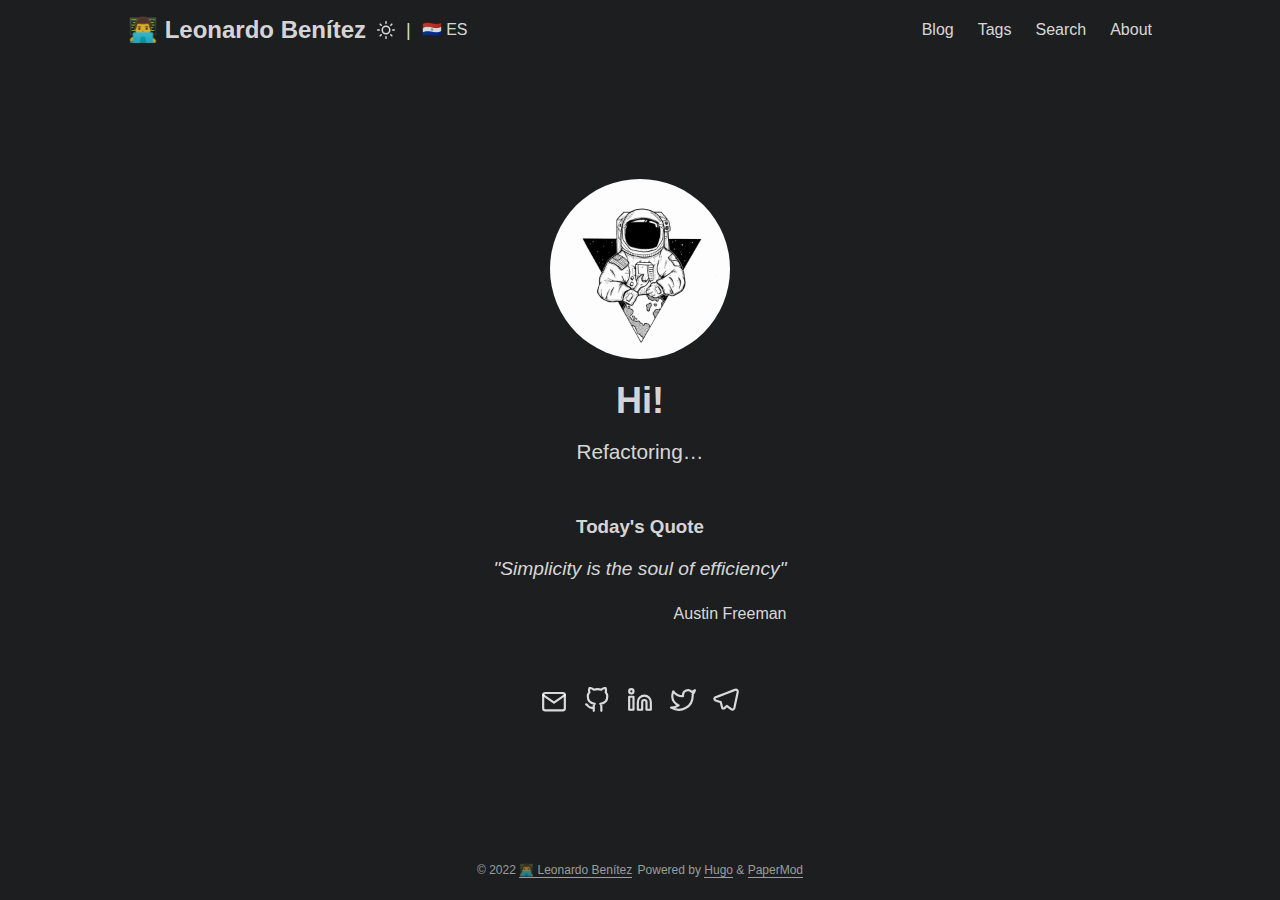
<file: index.html>
<!doctype html><html lang=en dir=auto>
<head><meta charset=utf-8>
<meta http-equiv=x-ua-compatible content="IE=edge">
<meta name=viewport content="width=device-width,initial-scale=1,shrink-to-fit=no">
<meta name=robots content="index, follow">
<title>👨‍💻 Leonardo Benítez</title>
<meta name=description content="Leonardo Benítez's personal blog site.">
<meta name=author content="Leonardo Benítez">
<link rel=canonical href=https://lbenitez.dev/>
<link crossorigin=anonymous href=/assets/css/stylesheet.min.67c44d238bbadca85d1261bfdb82e686d3be121848966bac896397f6b0db51b4.css integrity="sha256-Z8RNI4u63KhdEmG/24LmhtO+EhhIlmusiWOX9rDbUbQ=" rel="preload stylesheet" as=style>
<link rel=preload href=/astro.jpg as=image>
<link rel=icon href=https://lbenitez.dev/favicon.ico>
<link rel=icon type=image/png sizes=16x16 href=https://lbenitez.dev/favicon-16x16.png>
<link rel=icon type=image/png sizes=32x32 href=https://lbenitez.dev/favicon-32x32.png>
<link rel=apple-touch-icon href=https://lbenitez.dev/apple-touch-icon.png>
<link rel=mask-icon href=https://lbenitez.dev/safari-pinned-tab.svg>
<meta name=theme-color content="#2e2e33">
<meta name=msapplication-TileColor content="#2e2e33">
<meta name=generator content="Hugo 0.92.1">
<link rel=alternate type=application/rss+xml href=https://lbenitez.dev/index.xml>
<link rel=alternate type=application/json href=https://lbenitez.dev/index.json>
<link rel=alternate hreflang=en href=https://lbenitez.dev/>
<link rel=alternate hreflang=es href=https://lbenitez.dev/es/>
<meta property="og:title" content="👨‍💻 Leonardo Benítez">
<meta property="og:description" content="Leonardo Benítez's personal blog site.">
<meta property="og:type" content="website">
<meta property="og:url" content="https://lbenitez.dev/">
<meta name=twitter:card content="summary">
<meta name=twitter:title content="👨‍💻 Leonardo Benítez">
<meta name=twitter:description content="Leonardo Benítez's personal blog site.">
<script type=application/ld+json>{"@context":"https://schema.org","@type":"Organization","name":"👨‍💻 Leonardo Benítez","url":"https://lbenitez.dev","description":"Leonardo Benítez\u0026#39;s personal blog site.","thumbnailUrl":"https://lbenitez.dev/favicon.ico","sameAs":["mailto:contact@lbenitez.dev","https://github.com/ldbenitez","https://linkedin.com/in/ldbenitez","https://twitter.com/ldbenitezpy","https://t.me/lbenitez"]}</script>
</head>
<body class="list dark" id=top>
<script>localStorage.getItem("pref-theme")==="light"&&document.body.classList.remove('dark')</script>
<noscript>
<style type=text/css>#theme-toggle,.top-link{display:none}</style>
</noscript>
<header class=header>
<nav class=nav>
<div class=logo>
<a href=https://lbenitez.dev accesskey=h title="👨‍💻 Leonardo Benítez (Alt + H)">👨‍💻 Leonardo Benítez</a>
<span class=logo-switches>
<button id=theme-toggle accesskey=t title="(Alt + T)"><svg id="moon" xmlns="http://www.w3.org/2000/svg" width="24" height="24" viewBox="0 0 24 24" fill="none" stroke="currentcolor" stroke-width="2" stroke-linecap="round" stroke-linejoin="round"><path d="M21 12.79A9 9 0 1111.21 3 7 7 0 0021 12.79z"/></svg><svg id="sun" xmlns="http://www.w3.org/2000/svg" width="24" height="24" viewBox="0 0 24 24" fill="none" stroke="currentcolor" stroke-width="2" stroke-linecap="round" stroke-linejoin="round"><circle cx="12" cy="12" r="5"/><line x1="12" y1="1" x2="12" y2="3"/><line x1="12" y1="21" x2="12" y2="23"/><line x1="4.22" y1="4.22" x2="5.64" y2="5.64"/><line x1="18.36" y1="18.36" x2="19.78" y2="19.78"/><line x1="1" y1="12" x2="3" y2="12"/><line x1="21" y1="12" x2="23" y2="12"/><line x1="4.22" y1="19.78" x2="5.64" y2="18.36"/><line x1="18.36" y1="5.64" x2="19.78" y2="4.22"/></svg>
</button>
<ul class=lang-switch><li>|</li>
<li>
<a href=https://lbenitez.dev/es/ title=Español aria-label="🇵🇾 ES">🇵🇾 ES</a>
</li>
</ul>
</span>
</div>
<ul id=menu>
<li>
<a href=https://lbenitez.dev/archives title=Blog>
<span>Blog</span>
</a>
</li>
<li>
<a href=https://lbenitez.dev/tags title=Tags>
<span>Tags</span>
</a>
</li>
<li>
<a href=https://lbenitez.dev/search/ title="Search (Alt + /)" accesskey=/>
<span>Search</span>
</a>
</li>
<li>
<a href=https://lbenitez.dev/about/ title=About>
<span>About</span>
</a>
</li>
</ul>
</nav>
</header>
<main class=main><div class=profile>
<div class=profile_inner><div class=slide-in-elliptic-left-fwd>
<img src=/astro.jpg alt=astronaut height=180 width=180>
</div>
<div class=fade-in-top>
<h1>Hi!</h1>
<p class=subtitle>Refactoring&mldr;</p>
<div class=quote-container>
<h3>Today's Quote</h3>
<p class=quote>"Simplicity is the soul of efficiency"</p>
<p class=author>Austin Freeman</p>
</div>
<div class=social-icons>
<a href=mailto:contact@lbenitez.dev target=_blank rel="noopener noreferrer me" title=Email><svg xmlns="http://www.w3.org/2000/svg" viewBox="0 0 24 21" fill="none" stroke="currentcolor" stroke-width="2" stroke-linecap="round" stroke-linejoin="round"><path d="M4 4h16c1.1.0 2 .9 2 2v12c0 1.1-.9 2-2 2H4c-1.1.0-2-.9-2-2V6c0-1.1.9-2 2-2z"/><polyline points="22,6 12,13 2,6"/></svg>
</a>
<a href=https://github.com/ldbenitez target=_blank rel="noopener noreferrer me" title=Github><svg xmlns="http://www.w3.org/2000/svg" viewBox="0 0 24 24" fill="none" stroke="currentcolor" stroke-width="2" stroke-linecap="round" stroke-linejoin="round"><path d="M9 19c-5 1.5-5-2.5-7-3m14 6v-3.87a3.37 3.37.0 00-.94-2.61c3.14-.35 6.44-1.54 6.44-7A5.44 5.44.0 0020 4.77 5.07 5.07.0 0019.91 1S18.73.65 16 2.48a13.38 13.38.0 00-7 0C6.27.65 5.09 1 5.09 1A5.07 5.07.0 005 4.77 5.44 5.44.0 003.5 8.55c0 5.42 3.3 6.61 6.44 7A3.37 3.37.0 009 18.13V22"/></svg>
</a>
<a href=https://linkedin.com/in/ldbenitez target=_blank rel="noopener noreferrer me" title=Linkedin><svg xmlns="http://www.w3.org/2000/svg" viewBox="0 0 24 24" fill="none" stroke="currentcolor" stroke-width="2" stroke-linecap="round" stroke-linejoin="round"><path d="M16 8a6 6 0 016 6v7h-4v-7a2 2 0 00-2-2 2 2 0 00-2 2v7h-4v-7a6 6 0 016-6z"/><rect x="2" y="9" width="4" height="12"/><circle cx="4" cy="4" r="2"/></svg>
</a>
<a href=https://twitter.com/ldbenitezpy target=_blank rel="noopener noreferrer me" title=Twitter><svg xmlns="http://www.w3.org/2000/svg" viewBox="0 0 24 24" fill="none" stroke="currentcolor" stroke-width="2" stroke-linecap="round" stroke-linejoin="round"><path d="M23 3a10.9 10.9.0 01-3.14 1.53 4.48 4.48.0 00-7.86 3v1A10.66 10.66.0 013 4s-4 9 5 13a11.64 11.64.0 01-7 2c9 5 20 0 20-11.5a4.5 4.5.0 00-.08-.83A7.72 7.72.0 0023 3z"/></svg>
</a>
<a href=https://t.me/lbenitez target=_blank rel="noopener noreferrer me" title=Telegram><svg xmlns="http://www.w3.org/2000/svg" viewBox="0 0 24 24" fill="none" stroke="currentcolor" stroke-width="2" stroke-linecap="round" stroke-linejoin="round"><path d="M21.198 2.433a2.242 2.242.0 00-1.022.215l-8.609 3.33c-2.068.8-4.133 1.598-5.724 2.21a405.15 405.15.0 01-2.849 1.09c-.42.147-.99.332-1.473.901-.728.968.193 1.798.919 2.286 1.61.516 3.275 1.009 4.654 1.472.509 1.793.997 3.592 1.48 5.388.16.36.506.494.864.498l-.002.018s.281.028.555-.038a2.1 2.1.0 00.933-.517c.345-.324 1.28-1.244 1.811-1.764l3.999 2.952.032.018s.442.311 1.09.355c.324.022.75-.04 1.116-.308.37-.27.613-.702.728-1.196.342-1.492 2.61-12.285 2.997-14.072l-.01.042c.27-1.006.17-1.928-.455-2.474a1.654 1.654.0 00-1.034-.407z"/></svg>
</a>
</div>
</div>
</div>
</div>
</main>
<footer class=footer>
<span>&copy; 2022 <a href=https://lbenitez.dev>👨‍💻 Leonardo Benítez</a></span>
<span>
Powered by
<a href=https://gohugo.io/ rel="noopener noreferrer" target=_blank>Hugo</a> &
        <a href=https://git.io/hugopapermod rel=noopener target=_blank>PaperMod</a>
</span>
</footer>
<a href=#top aria-label="go to top" title="Go to Top (Alt + G)">
<button class=top-link id=top-link type=button accesskey=g><svg xmlns="http://www.w3.org/2000/svg" viewBox="0 0 12 6" fill="currentcolor"><path d="M12 6H0l6-6z"/></svg>
</button>
</a>
<script>let menu=document.getElementById('menu');menu.scrollLeft=localStorage.getItem("menu-scroll-position"),menu.onscroll=function(){localStorage.setItem("menu-scroll-position",menu.scrollLeft)},document.querySelectorAll('a[href^="#"]').forEach(a=>{a.addEventListener("click",function(b){b.preventDefault();var a=this.getAttribute("href").substr(1);window.matchMedia('(prefers-reduced-motion: reduce)').matches?document.querySelector(`[id='${decodeURIComponent(a)}']`).scrollIntoView():document.querySelector(`[id='${decodeURIComponent(a)}']`).scrollIntoView({behavior:"smooth"}),a==="top"?history.replaceState(null,null," "):history.pushState(null,null,`#${a}`)})})</script>
<script>var mybutton=document.getElementById("top-link");window.onscroll=function(){document.body.scrollTop>800||document.documentElement.scrollTop>800?(mybutton.style.visibility="visible",mybutton.style.opacity="1"):(mybutton.style.visibility="hidden",mybutton.style.opacity="0")}</script>
<script>document.getElementById("theme-toggle").addEventListener("click",()=>{document.body.className.includes("dark")?(document.body.classList.remove('dark'),localStorage.setItem("pref-theme",'light')):(document.body.classList.add('dark'),localStorage.setItem("pref-theme",'dark'))})</script>
</body>
</html>
</file>
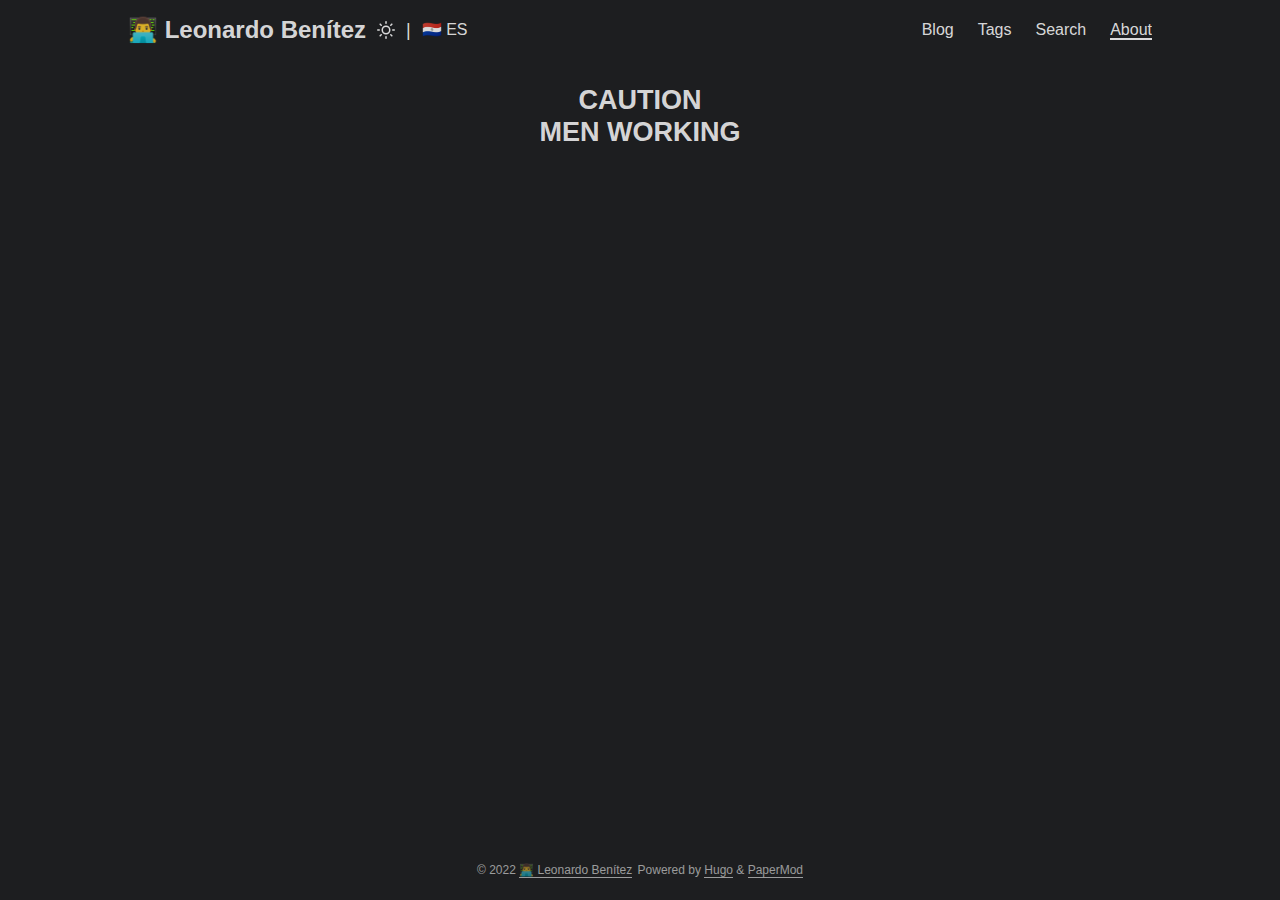
<file: about/index.html>
<!doctype html><html lang=en dir=auto>
<head><meta charset=utf-8>
<meta http-equiv=x-ua-compatible content="IE=edge">
<meta name=viewport content="width=device-width,initial-scale=1,shrink-to-fit=no">
<meta name=robots content="index, follow">
<title>👨‍💻 Leonardo Benítez</title>
<meta name=keywords content>
<meta name=description content="CAUTION MEN WORKING ">
<meta name=author content="Leonardo Benítez">
<link rel=canonical href=https://lbenitez.dev/about/>
<link crossorigin=anonymous href=/assets/css/stylesheet.min.67c44d238bbadca85d1261bfdb82e686d3be121848966bac896397f6b0db51b4.css integrity="sha256-Z8RNI4u63KhdEmG/24LmhtO+EhhIlmusiWOX9rDbUbQ=" rel="preload stylesheet" as=style>
<link rel=preload href=/astro.jpg as=image>
<script defer crossorigin=anonymous src=/assets/js/highlight.min.7680afc38aa6b15ddf158a4f3780b7b1f7dde7e91d26f073e6229bb7a0793c92.js integrity="sha256-doCvw4qmsV3fFYpPN4C3sffd5+kdJvBz5iKbt6B5PJI=" onload=hljs.initHighlightingOnLoad()></script>
<link rel=icon href=https://lbenitez.dev/favicon.ico>
<link rel=icon type=image/png sizes=16x16 href=https://lbenitez.dev/favicon-16x16.png>
<link rel=icon type=image/png sizes=32x32 href=https://lbenitez.dev/favicon-32x32.png>
<link rel=apple-touch-icon href=https://lbenitez.dev/apple-touch-icon.png>
<link rel=mask-icon href=https://lbenitez.dev/safari-pinned-tab.svg>
<meta name=theme-color content="#2e2e33">
<meta name=msapplication-TileColor content="#2e2e33">
<meta name=generator content="Hugo 0.92.1">
<link rel=alternate hreflang=en href=https://lbenitez.dev/about/>
<link rel=alternate hreflang=es href=https://lbenitez.dev/es/about/>
<meta property="og:title" content>
<meta property="og:description" content="CAUTION MEN WORKING ">
<meta property="og:type" content="article">
<meta property="og:url" content="https://lbenitez.dev/about/"><meta property="article:section" content>
<meta name=twitter:card content="summary">
<meta name=twitter:title content>
<meta name=twitter:description content="CAUTION MEN WORKING ">
<script type=application/ld+json>{"@context":"https://schema.org","@type":"BreadcrumbList","itemListElement":[{"@type":"ListItem","position":2,"name":"","item":"https://lbenitez.dev/about/"}]}</script>
<script type=application/ld+json>{"@context":"https://schema.org","@type":"BlogPosting","headline":"","name":"","description":"CAUTION MEN WORKING ","keywords":[],"articleBody":"CAUTION MEN WORKING ","wordCount":"3","inLanguage":"en","datePublished":"0001-01-01T00:00:00Z","dateModified":"0001-01-01T00:00:00Z","author":{"@type":"Person","name":"Leonardo Benítez"},"mainEntityOfPage":{"@type":"WebPage","@id":"https://lbenitez.dev/about/"},"publisher":{"@type":"Organization","name":"👨‍💻 Leonardo Benítez","logo":{"@type":"ImageObject","url":"https://lbenitez.dev/favicon.ico"}}}</script>
</head>
<body class=dark id=top>
<script>localStorage.getItem("pref-theme")==="light"&&document.body.classList.remove('dark')</script>
<noscript>
<style type=text/css>#theme-toggle,.top-link{display:none}</style>
</noscript>
<header class=header>
<nav class=nav>
<div class=logo>
<a href=https://lbenitez.dev accesskey=h title="👨‍💻 Leonardo Benítez (Alt + H)">👨‍💻 Leonardo Benítez</a>
<span class=logo-switches>
<button id=theme-toggle accesskey=t title="(Alt + T)"><svg id="moon" xmlns="http://www.w3.org/2000/svg" width="24" height="24" viewBox="0 0 24 24" fill="none" stroke="currentcolor" stroke-width="2" stroke-linecap="round" stroke-linejoin="round"><path d="M21 12.79A9 9 0 1111.21 3 7 7 0 0021 12.79z"/></svg><svg id="sun" xmlns="http://www.w3.org/2000/svg" width="24" height="24" viewBox="0 0 24 24" fill="none" stroke="currentcolor" stroke-width="2" stroke-linecap="round" stroke-linejoin="round"><circle cx="12" cy="12" r="5"/><line x1="12" y1="1" x2="12" y2="3"/><line x1="12" y1="21" x2="12" y2="23"/><line x1="4.22" y1="4.22" x2="5.64" y2="5.64"/><line x1="18.36" y1="18.36" x2="19.78" y2="19.78"/><line x1="1" y1="12" x2="3" y2="12"/><line x1="21" y1="12" x2="23" y2="12"/><line x1="4.22" y1="19.78" x2="5.64" y2="18.36"/><line x1="18.36" y1="5.64" x2="19.78" y2="4.22"/></svg>
</button>
<ul class=lang-switch><li>|</li>
<li>
<a href=https://lbenitez.dev/es/ title=Español aria-label="🇵🇾 ES">🇵🇾 ES</a>
</li>
</ul>
</span>
</div>
<ul id=menu>
<li>
<a href=https://lbenitez.dev/archives title=Blog>
<span>Blog</span>
</a>
</li>
<li>
<a href=https://lbenitez.dev/tags title=Tags>
<span>Tags</span>
</a>
</li>
<li>
<a href=https://lbenitez.dev/search/ title="Search (Alt + /)" accesskey=/>
<span>Search</span>
</a>
</li>
<li>
<a href=https://lbenitez.dev/about/ title=About>
<span class=active>About</span>
</a>
</li>
</ul>
</nav>
</header>
<main class=main>
<div class=about>
<h2 id=caution>CAUTION</h2>
<h2 id=men-working>MEN WORKING</h2>
</div>
</main>
<footer class=footer>
<span>&copy; 2022 <a href=https://lbenitez.dev>👨‍💻 Leonardo Benítez</a></span>
<span>
Powered by
<a href=https://gohugo.io/ rel="noopener noreferrer" target=_blank>Hugo</a> &
        <a href=https://git.io/hugopapermod rel=noopener target=_blank>PaperMod</a>
</span>
</footer>
<a href=#top aria-label="go to top" title="Go to Top (Alt + G)">
<button class=top-link id=top-link type=button accesskey=g><svg xmlns="http://www.w3.org/2000/svg" viewBox="0 0 12 6" fill="currentcolor"><path d="M12 6H0l6-6z"/></svg>
</button>
</a>
<script>let menu=document.getElementById('menu');menu.scrollLeft=localStorage.getItem("menu-scroll-position"),menu.onscroll=function(){localStorage.setItem("menu-scroll-position",menu.scrollLeft)},document.querySelectorAll('a[href^="#"]').forEach(a=>{a.addEventListener("click",function(b){b.preventDefault();var a=this.getAttribute("href").substr(1);window.matchMedia('(prefers-reduced-motion: reduce)').matches?document.querySelector(`[id='${decodeURIComponent(a)}']`).scrollIntoView():document.querySelector(`[id='${decodeURIComponent(a)}']`).scrollIntoView({behavior:"smooth"}),a==="top"?history.replaceState(null,null," "):history.pushState(null,null,`#${a}`)})})</script>
<script>var mybutton=document.getElementById("top-link");window.onscroll=function(){document.body.scrollTop>800||document.documentElement.scrollTop>800?(mybutton.style.visibility="visible",mybutton.style.opacity="1"):(mybutton.style.visibility="hidden",mybutton.style.opacity="0")}</script>
<script>document.getElementById("theme-toggle").addEventListener("click",()=>{document.body.className.includes("dark")?(document.body.classList.remove('dark'),localStorage.setItem("pref-theme",'light')):(document.body.classList.add('dark'),localStorage.setItem("pref-theme",'dark'))})</script>
<script>document.querySelectorAll('pre > code').forEach(b=>{const c=b.parentNode.parentNode,a=document.createElement('button');a.classList.add('copy-code'),a.innerText='copy';function d(){a.innerText='copied!',setTimeout(()=>{a.innerText='copy'},2e3)}a.addEventListener('click',e=>{if('clipboard'in navigator){navigator.clipboard.writeText(b.textContent),d();return}const a=document.createRange();a.selectNodeContents(b);const c=window.getSelection();c.removeAllRanges(),c.addRange(a);try{document.execCommand('copy'),d()}catch(a){}c.removeRange(a)}),c.classList.contains("highlight")?c.appendChild(a):c.parentNode.firstChild==c||(b.parentNode.parentNode.parentNode.parentNode.parentNode.nodeName=="TABLE"?b.parentNode.parentNode.parentNode.parentNode.parentNode.appendChild(a):b.parentNode.appendChild(a))})</script>
</body>
</html>
</file>
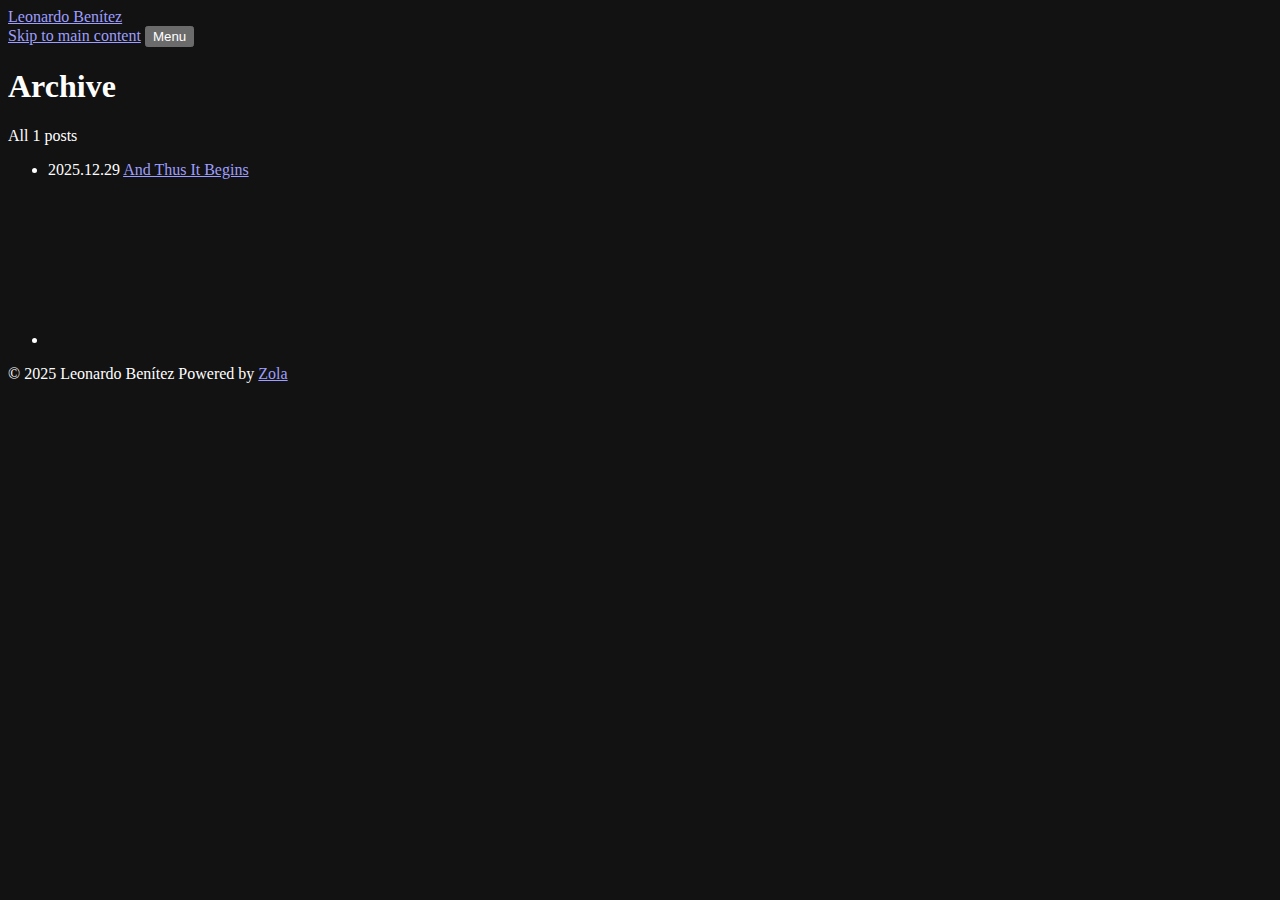
<file: archive/index.html>
<!doctype html>
<html lang="en">

<head>
    <meta charset="utf-8">
    <meta name="viewport" content="width=device-width, initial-scale=1">
    <meta http-equiv="Content-Security-Policy" content="default-src 'self'; img-src 'self' data:; style-src-attr 'unsafe-inline'">

    <title>Archive | lbenitez.dev</title>

    <link rel="stylesheet" href="https://lbenitez.dev/css/style.css?h=20c6355c503d4f40f0bd">
    <link rel="icon" href="data:image/svg+xml,<svg xmlns='http://www.w3.org/2000/svg' viewBox='0 0 100 100'><text y='.9em' font-size='90'>👨‍💻</text></svg>">
    <script src="https://lbenitez.dev/js/auto-close-popover-on-resize.js?h=4ef87d6fc7b98b22e044" defer></script>
    <script src="https://lbenitez.dev/js/copy-code-to-clipboard.js?h=b34dc626be3e4c8a0f55" defer></script>
    <script src="https://lbenitez.dev/js/theme-toggle.js?h=efbe14fa23000034226f" defer></script>

    <link rel="canonical" href="https://lbenitez.dev/archive/">
    
    <meta name="robots" content="index, follow">
    <meta name="theme-color" content="#211f1a">
    <meta name="color-scheme" content="dark">

    <meta property="og:title" content="Archive">
    <meta property="og:type" content="website">
    <meta property="og:url" content="https://lbenitez.dev/archive/">
    <meta property="og:site_name" content="lbenitez.dev">
    <meta property="og:updated_time" content="2025-12-31T13:56:57.667213322+00:00">

</head>

<body class="layout-center" data-theme="terminus">
    <script>document.body.dataset.theme=localStorage.getItem('theme')||(matchMedia('(prefers-color-scheme: dark)').matches?'dark':'light');</script>
    <header class="header">
        <div class="header-container">
            <span class="header-logo-container">
                <a href="https://lbenitez.dev">
                    <span class="logo">Leonardo Benítez</span>
                </a>
            </span>
        </div>
        <nav class="main-menu" aria-label="Main Menu">
            <a class="skip-to-content" href="#main">Skip to main content</a>
            <button class="main-menu-dropdown-button" popovertarget="nav-menu">Menu</button>
            <ul id="nav-menu" class="main-menu-items" aria-label="Site Navigation" popover>
                <li><a href="https://lbenitez.dev/posts/">posts</a></li>
                <li><a href="https://lbenitez.dev/tags/">tags</a></li>
                <li><a href="https://lbenitez.dev/archive/">archive</a></li>
            </ul>
        </nav>
    </header>
    <main id="main">
        <h1>Archive</h1>
<p>All 1 posts</p>

<ul class="archive-list">
    <li>
        <time datetime="2025-12-29">2025.12.29</time>
        <a href="https://lbenitez.dev/posts/and-thus-it-begins/">And Thus It Begins</a>
    </li>
</ul>
    </main>
    <footer class="footer">
        <address class="socials">
            <ul>
                <li>
                    <a class="social-link" rel="me" href="https://github.com/ldbenitez" title="github" aria-label="github">
                        <svg role="img" aria-label="github icon">
                            <use aria-hidden="true" href="https://lbenitez.dev/images/social_icons/github.svg#icon" />
                        </svg>
                    </a>
                </li>
            </ul>
        </address>
        <p class="copyright">
            <span>© <time>2025</time> Leonardo Benítez</span>
            <span>Powered by <a href="https://www.getzola.org">Zola</a></span>
        </p>
    </footer>
</body>

</html>
</file>
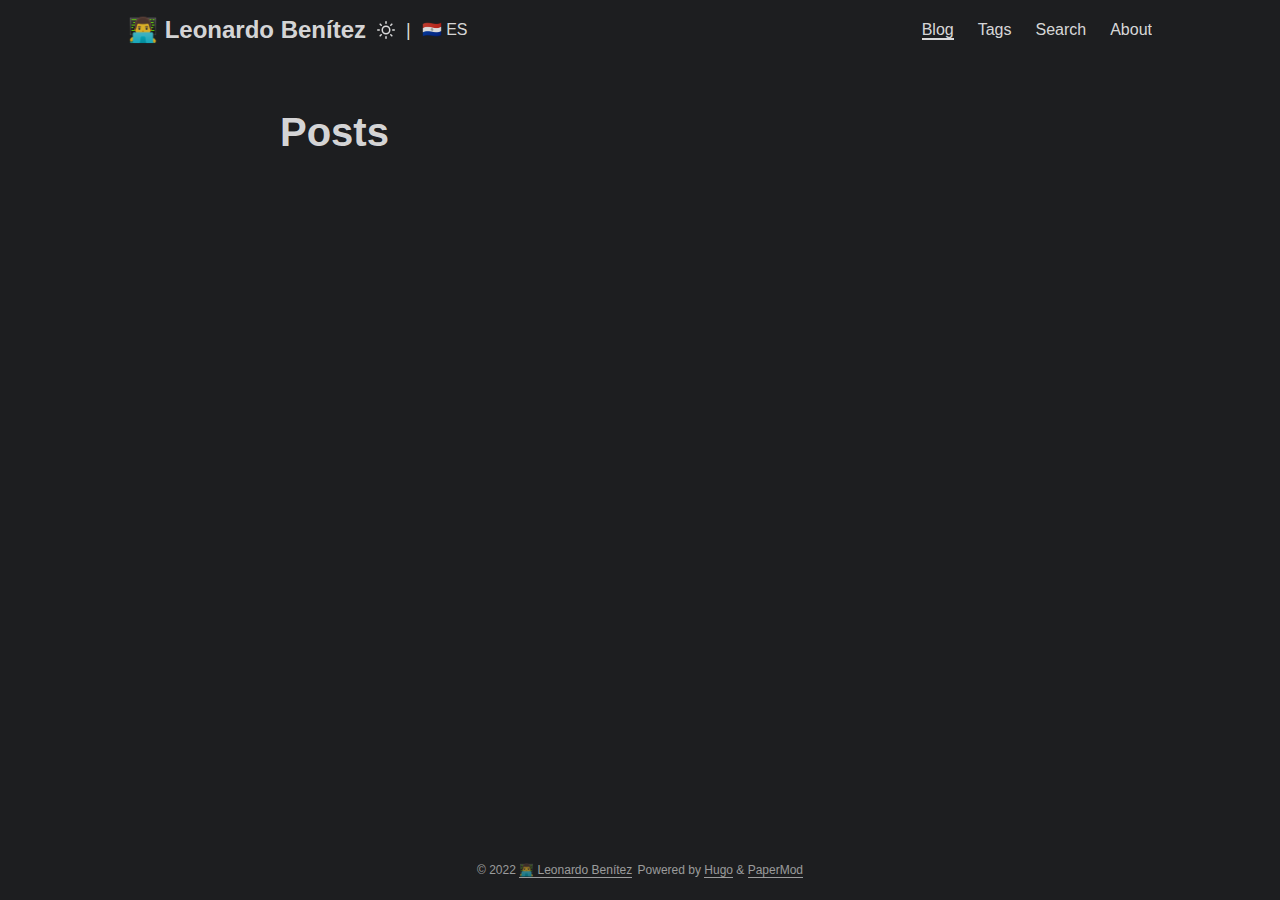
<file: archives/index.html>
<!doctype html><html lang=en dir=auto>
<head><meta charset=utf-8>
<meta http-equiv=x-ua-compatible content="IE=edge">
<meta name=viewport content="width=device-width,initial-scale=1,shrink-to-fit=no">
<meta name=robots content="index, follow">
<title>Posts | 👨‍💻 Leonardo Benítez</title>
<meta name=keywords content>
<meta name=description content="Posts - 👨‍💻 Leonardo Benítez">
<meta name=author content="Leonardo Benítez">
<link rel=canonical href=https://lbenitez.dev/archives/>
<link crossorigin=anonymous href=/assets/css/stylesheet.min.67c44d238bbadca85d1261bfdb82e686d3be121848966bac896397f6b0db51b4.css integrity="sha256-Z8RNI4u63KhdEmG/24LmhtO+EhhIlmusiWOX9rDbUbQ=" rel="preload stylesheet" as=style>
<link rel=preload href=/astro.jpg as=image>
<link rel=icon href=https://lbenitez.dev/favicon.ico>
<link rel=icon type=image/png sizes=16x16 href=https://lbenitez.dev/favicon-16x16.png>
<link rel=icon type=image/png sizes=32x32 href=https://lbenitez.dev/favicon-32x32.png>
<link rel=apple-touch-icon href=https://lbenitez.dev/apple-touch-icon.png>
<link rel=mask-icon href=https://lbenitez.dev/safari-pinned-tab.svg>
<meta name=theme-color content="#2e2e33">
<meta name=msapplication-TileColor content="#2e2e33">
<meta name=generator content="Hugo 0.92.1">
<link rel=alternate hreflang=en href=https://lbenitez.dev/archives/>
<link rel=alternate hreflang=es href=https://lbenitez.dev/es/archives/>
<meta property="og:title" content="Posts">
<meta property="og:description" content>
<meta property="og:type" content="article">
<meta property="og:url" content="https://lbenitez.dev/archives/"><meta property="article:section" content>
<meta name=twitter:card content="summary">
<meta name=twitter:title content="Posts">
<meta name=twitter:description content>
<script type=application/ld+json>{"@context":"https://schema.org","@type":"BreadcrumbList","itemListElement":[{"@type":"ListItem","position":2,"name":"Posts","item":"https://lbenitez.dev/archives/"}]}</script>
<script type=application/ld+json>{"@context":"https://schema.org","@type":"BlogPosting","headline":"Posts","name":"Posts","description":"","keywords":[],"articleBody":"","wordCount":"0","inLanguage":"en","datePublished":"0001-01-01T00:00:00Z","dateModified":"0001-01-01T00:00:00Z","author":{"@type":"Person","name":"Leonardo Benítez"},"mainEntityOfPage":{"@type":"WebPage","@id":"https://lbenitez.dev/archives/"},"publisher":{"@type":"Organization","name":"👨‍💻 Leonardo Benítez","logo":{"@type":"ImageObject","url":"https://lbenitez.dev/favicon.ico"}}}</script>
</head>
<body class="list dark" id=top>
<script>localStorage.getItem("pref-theme")==="light"&&document.body.classList.remove('dark')</script>
<noscript>
<style type=text/css>#theme-toggle,.top-link{display:none}</style>
</noscript>
<header class=header>
<nav class=nav>
<div class=logo>
<a href=https://lbenitez.dev accesskey=h title="👨‍💻 Leonardo Benítez (Alt + H)">👨‍💻 Leonardo Benítez</a>
<span class=logo-switches>
<button id=theme-toggle accesskey=t title="(Alt + T)"><svg id="moon" xmlns="http://www.w3.org/2000/svg" width="24" height="24" viewBox="0 0 24 24" fill="none" stroke="currentcolor" stroke-width="2" stroke-linecap="round" stroke-linejoin="round"><path d="M21 12.79A9 9 0 1111.21 3 7 7 0 0021 12.79z"/></svg><svg id="sun" xmlns="http://www.w3.org/2000/svg" width="24" height="24" viewBox="0 0 24 24" fill="none" stroke="currentcolor" stroke-width="2" stroke-linecap="round" stroke-linejoin="round"><circle cx="12" cy="12" r="5"/><line x1="12" y1="1" x2="12" y2="3"/><line x1="12" y1="21" x2="12" y2="23"/><line x1="4.22" y1="4.22" x2="5.64" y2="5.64"/><line x1="18.36" y1="18.36" x2="19.78" y2="19.78"/><line x1="1" y1="12" x2="3" y2="12"/><line x1="21" y1="12" x2="23" y2="12"/><line x1="4.22" y1="19.78" x2="5.64" y2="18.36"/><line x1="18.36" y1="5.64" x2="19.78" y2="4.22"/></svg>
</button>
<ul class=lang-switch><li>|</li>
<li>
<a href=https://lbenitez.dev/es/ title=Español aria-label="🇵🇾 ES">🇵🇾 ES</a>
</li>
</ul>
</span>
</div>
<ul id=menu>
<li>
<a href=https://lbenitez.dev/archives title=Blog>
<span class=active>Blog</span>
</a>
</li>
<li>
<a href=https://lbenitez.dev/tags title=Tags>
<span>Tags</span>
</a>
</li>
<li>
<a href=https://lbenitez.dev/search/ title="Search (Alt + /)" accesskey=/>
<span>Search</span>
</a>
</li>
<li>
<a href=https://lbenitez.dev/about/ title=About>
<span>About</span>
</a>
</li>
</ul>
</nav>
</header>
<main class=main>
<header class=page-header>
<h1>Posts</h1>
</header>
</main>
<footer class=footer>
<span>&copy; 2022 <a href=https://lbenitez.dev>👨‍💻 Leonardo Benítez</a></span>
<span>
Powered by
<a href=https://gohugo.io/ rel="noopener noreferrer" target=_blank>Hugo</a> &
        <a href=https://git.io/hugopapermod rel=noopener target=_blank>PaperMod</a>
</span>
</footer>
<a href=#top aria-label="go to top" title="Go to Top (Alt + G)">
<button class=top-link id=top-link type=button accesskey=g><svg xmlns="http://www.w3.org/2000/svg" viewBox="0 0 12 6" fill="currentcolor"><path d="M12 6H0l6-6z"/></svg>
</button>
</a>
<script>let menu=document.getElementById('menu');menu.scrollLeft=localStorage.getItem("menu-scroll-position"),menu.onscroll=function(){localStorage.setItem("menu-scroll-position",menu.scrollLeft)},document.querySelectorAll('a[href^="#"]').forEach(a=>{a.addEventListener("click",function(b){b.preventDefault();var a=this.getAttribute("href").substr(1);window.matchMedia('(prefers-reduced-motion: reduce)').matches?document.querySelector(`[id='${decodeURIComponent(a)}']`).scrollIntoView():document.querySelector(`[id='${decodeURIComponent(a)}']`).scrollIntoView({behavior:"smooth"}),a==="top"?history.replaceState(null,null," "):history.pushState(null,null,`#${a}`)})})</script>
<script>var mybutton=document.getElementById("top-link");window.onscroll=function(){document.body.scrollTop>800||document.documentElement.scrollTop>800?(mybutton.style.visibility="visible",mybutton.style.opacity="1"):(mybutton.style.visibility="hidden",mybutton.style.opacity="0")}</script>
<script>document.getElementById("theme-toggle").addEventListener("click",()=>{document.body.className.includes("dark")?(document.body.classList.remove('dark'),localStorage.setItem("pref-theme",'light')):(document.body.classList.add('dark'),localStorage.setItem("pref-theme",'dark'))})</script>
</body>
</html>
</file>
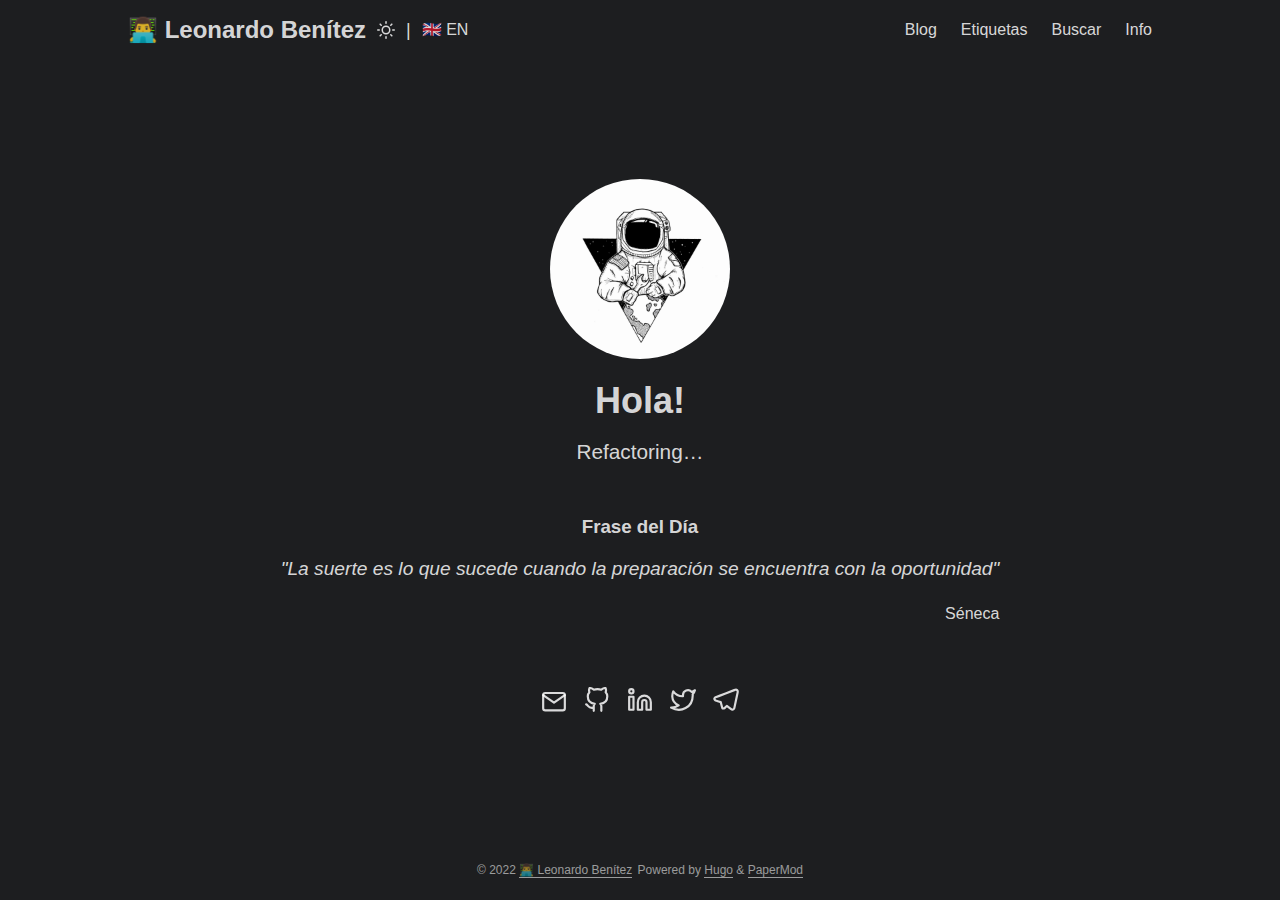
<file: es/index.html>
<!doctype html><html lang=es dir=auto>
<head><meta charset=utf-8>
<meta http-equiv=x-ua-compatible content="IE=edge">
<meta name=viewport content="width=device-width,initial-scale=1,shrink-to-fit=no">
<meta name=robots content="index, follow">
<title>👨‍💻 Leonardo Benítez</title>
<meta name=description content="Leonardo Benítez's personal blog site.">
<meta name=author content="Leonardo Benítez">
<link rel=canonical href=https://lbenitez.dev/es/>
<link crossorigin=anonymous href=/assets/css/stylesheet.min.67c44d238bbadca85d1261bfdb82e686d3be121848966bac896397f6b0db51b4.css integrity="sha256-Z8RNI4u63KhdEmG/24LmhtO+EhhIlmusiWOX9rDbUbQ=" rel="preload stylesheet" as=style>
<link rel=preload href=/astro.jpg as=image>
<link rel=icon href=https://lbenitez.dev/favicon.ico>
<link rel=icon type=image/png sizes=16x16 href=https://lbenitez.dev/favicon-16x16.png>
<link rel=icon type=image/png sizes=32x32 href=https://lbenitez.dev/favicon-32x32.png>
<link rel=apple-touch-icon href=https://lbenitez.dev/apple-touch-icon.png>
<link rel=mask-icon href=https://lbenitez.dev/safari-pinned-tab.svg>
<meta name=theme-color content="#2e2e33">
<meta name=msapplication-TileColor content="#2e2e33">
<meta name=generator content="Hugo 0.92.1">
<link rel=alternate type=application/rss+xml href=https://lbenitez.dev/es/index.xml>
<link rel=alternate type=application/json href=https://lbenitez.dev/es/index.json>
<link rel=alternate hreflang=en href=https://lbenitez.dev/>
<link rel=alternate hreflang=es href=https://lbenitez.dev/es/>
<meta property="og:title" content="👨‍💻 Leonardo Benítez">
<meta property="og:description" content="Leonardo Benítez's personal blog site.">
<meta property="og:type" content="website">
<meta property="og:url" content="https://lbenitez.dev/es/">
<meta name=twitter:card content="summary">
<meta name=twitter:title content="👨‍💻 Leonardo Benítez">
<meta name=twitter:description content="Leonardo Benítez's personal blog site.">
<script type=application/ld+json>{"@context":"https://schema.org","@type":"Organization","name":"👨‍💻 Leonardo Benítez","url":"https://lbenitez.dev","description":"Leonardo Benítez\u0026#39;s personal blog site.","thumbnailUrl":"https://lbenitez.dev/favicon.ico","sameAs":["mailto:contact@lbenitez.dev","https://github.com/ldbenitez","https://linkedin.com/in/ldbenitez","https://twitter.com/ldbenitezpy","https://t.me/lbenitez"]}</script>
</head>
<body class="list dark" id=top>
<script>localStorage.getItem("pref-theme")==="light"&&document.body.classList.remove('dark')</script>
<noscript>
<style type=text/css>#theme-toggle,.top-link{display:none}</style>
</noscript>
<header class=header>
<nav class=nav>
<div class=logo>
<a href=https://lbenitez.dev/es/ accesskey=h title="👨‍💻 Leonardo Benítez (Alt + H)">👨‍💻 Leonardo Benítez</a>
<span class=logo-switches>
<button id=theme-toggle accesskey=t title="(Alt + T)"><svg id="moon" xmlns="http://www.w3.org/2000/svg" width="24" height="24" viewBox="0 0 24 24" fill="none" stroke="currentcolor" stroke-width="2" stroke-linecap="round" stroke-linejoin="round"><path d="M21 12.79A9 9 0 1111.21 3 7 7 0 0021 12.79z"/></svg><svg id="sun" xmlns="http://www.w3.org/2000/svg" width="24" height="24" viewBox="0 0 24 24" fill="none" stroke="currentcolor" stroke-width="2" stroke-linecap="round" stroke-linejoin="round"><circle cx="12" cy="12" r="5"/><line x1="12" y1="1" x2="12" y2="3"/><line x1="12" y1="21" x2="12" y2="23"/><line x1="4.22" y1="4.22" x2="5.64" y2="5.64"/><line x1="18.36" y1="18.36" x2="19.78" y2="19.78"/><line x1="1" y1="12" x2="3" y2="12"/><line x1="21" y1="12" x2="23" y2="12"/><line x1="4.22" y1="19.78" x2="5.64" y2="18.36"/><line x1="18.36" y1="5.64" x2="19.78" y2="4.22"/></svg>
</button>
<ul class=lang-switch><li>|</li>
<li>
<a href=https://lbenitez.dev/ title=English aria-label="🇬🇧 EN">🇬🇧 EN</a>
</li>
</ul>
</span>
</div>
<ul id=menu>
<li>
<a href=https://lbenitez.dev/es/archives title=Blog>
<span>Blog</span>
</a>
</li>
<li>
<a href=https://lbenitez.dev/es/tags title=Etiquetas>
<span>Etiquetas</span>
</a>
</li>
<li>
<a href=https://lbenitez.dev/es/search/ title=Buscar>
<span>Buscar</span>
</a>
</li>
<li>
<a href=https://lbenitez.dev/es/about/ title=Info>
<span>Info</span>
</a>
</li>
</ul>
</nav>
</header>
<main class=main><div class=profile>
<div class=profile_inner><div class=slide-in-elliptic-left-fwd>
<img src=/astro.jpg alt=astronaut height=180 width=180>
</div>
<div class=fade-in-top>
<h1>Hola!</h1>
<p class=subtitle>Refactoring&mldr;</p>
<div class=quote-container>
<h3>Frase del Día</h3>
<p class=quote>"La suerte es lo que sucede cuando la preparación se encuentra con la oportunidad"</p>
<p class=author>Séneca</p>
</div>
<div class=social-icons>
<a href=mailto:contact@lbenitez.dev target=_blank rel="noopener noreferrer me" title=Email><svg xmlns="http://www.w3.org/2000/svg" viewBox="0 0 24 21" fill="none" stroke="currentcolor" stroke-width="2" stroke-linecap="round" stroke-linejoin="round"><path d="M4 4h16c1.1.0 2 .9 2 2v12c0 1.1-.9 2-2 2H4c-1.1.0-2-.9-2-2V6c0-1.1.9-2 2-2z"/><polyline points="22,6 12,13 2,6"/></svg>
</a>
<a href=https://github.com/ldbenitez target=_blank rel="noopener noreferrer me" title=Github><svg xmlns="http://www.w3.org/2000/svg" viewBox="0 0 24 24" fill="none" stroke="currentcolor" stroke-width="2" stroke-linecap="round" stroke-linejoin="round"><path d="M9 19c-5 1.5-5-2.5-7-3m14 6v-3.87a3.37 3.37.0 00-.94-2.61c3.14-.35 6.44-1.54 6.44-7A5.44 5.44.0 0020 4.77 5.07 5.07.0 0019.91 1S18.73.65 16 2.48a13.38 13.38.0 00-7 0C6.27.65 5.09 1 5.09 1A5.07 5.07.0 005 4.77 5.44 5.44.0 003.5 8.55c0 5.42 3.3 6.61 6.44 7A3.37 3.37.0 009 18.13V22"/></svg>
</a>
<a href=https://linkedin.com/in/ldbenitez target=_blank rel="noopener noreferrer me" title=Linkedin><svg xmlns="http://www.w3.org/2000/svg" viewBox="0 0 24 24" fill="none" stroke="currentcolor" stroke-width="2" stroke-linecap="round" stroke-linejoin="round"><path d="M16 8a6 6 0 016 6v7h-4v-7a2 2 0 00-2-2 2 2 0 00-2 2v7h-4v-7a6 6 0 016-6z"/><rect x="2" y="9" width="4" height="12"/><circle cx="4" cy="4" r="2"/></svg>
</a>
<a href=https://twitter.com/ldbenitezpy target=_blank rel="noopener noreferrer me" title=Twitter><svg xmlns="http://www.w3.org/2000/svg" viewBox="0 0 24 24" fill="none" stroke="currentcolor" stroke-width="2" stroke-linecap="round" stroke-linejoin="round"><path d="M23 3a10.9 10.9.0 01-3.14 1.53 4.48 4.48.0 00-7.86 3v1A10.66 10.66.0 013 4s-4 9 5 13a11.64 11.64.0 01-7 2c9 5 20 0 20-11.5a4.5 4.5.0 00-.08-.83A7.72 7.72.0 0023 3z"/></svg>
</a>
<a href=https://t.me/lbenitez target=_blank rel="noopener noreferrer me" title=Telegram><svg xmlns="http://www.w3.org/2000/svg" viewBox="0 0 24 24" fill="none" stroke="currentcolor" stroke-width="2" stroke-linecap="round" stroke-linejoin="round"><path d="M21.198 2.433a2.242 2.242.0 00-1.022.215l-8.609 3.33c-2.068.8-4.133 1.598-5.724 2.21a405.15 405.15.0 01-2.849 1.09c-.42.147-.99.332-1.473.901-.728.968.193 1.798.919 2.286 1.61.516 3.275 1.009 4.654 1.472.509 1.793.997 3.592 1.48 5.388.16.36.506.494.864.498l-.002.018s.281.028.555-.038a2.1 2.1.0 00.933-.517c.345-.324 1.28-1.244 1.811-1.764l3.999 2.952.032.018s.442.311 1.09.355c.324.022.75-.04 1.116-.308.37-.27.613-.702.728-1.196.342-1.492 2.61-12.285 2.997-14.072l-.01.042c.27-1.006.17-1.928-.455-2.474a1.654 1.654.0 00-1.034-.407z"/></svg>
</a>
</div>
</div>
</div>
</div>
</main>
<footer class=footer>
<span>&copy; 2022 <a href=https://lbenitez.dev/es/>👨‍💻 Leonardo Benítez</a></span>
<span>
Powered by
<a href=https://gohugo.io/ rel="noopener noreferrer" target=_blank>Hugo</a> &
        <a href=https://git.io/hugopapermod rel=noopener target=_blank>PaperMod</a>
</span>
</footer>
<a href=#top aria-label="go to top" title="Go to Top (Alt + G)">
<button class=top-link id=top-link type=button accesskey=g><svg xmlns="http://www.w3.org/2000/svg" viewBox="0 0 12 6" fill="currentcolor"><path d="M12 6H0l6-6z"/></svg>
</button>
</a>
<script>let menu=document.getElementById('menu');menu.scrollLeft=localStorage.getItem("menu-scroll-position"),menu.onscroll=function(){localStorage.setItem("menu-scroll-position",menu.scrollLeft)},document.querySelectorAll('a[href^="#"]').forEach(a=>{a.addEventListener("click",function(b){b.preventDefault();var a=this.getAttribute("href").substr(1);window.matchMedia('(prefers-reduced-motion: reduce)').matches?document.querySelector(`[id='${decodeURIComponent(a)}']`).scrollIntoView():document.querySelector(`[id='${decodeURIComponent(a)}']`).scrollIntoView({behavior:"smooth"}),a==="top"?history.replaceState(null,null," "):history.pushState(null,null,`#${a}`)})})</script>
<script>var mybutton=document.getElementById("top-link");window.onscroll=function(){document.body.scrollTop>800||document.documentElement.scrollTop>800?(mybutton.style.visibility="visible",mybutton.style.opacity="1"):(mybutton.style.visibility="hidden",mybutton.style.opacity="0")}</script>
<script>document.getElementById("theme-toggle").addEventListener("click",()=>{document.body.className.includes("dark")?(document.body.classList.remove('dark'),localStorage.setItem("pref-theme",'light')):(document.body.classList.add('dark'),localStorage.setItem("pref-theme",'dark'))})</script>
</body>
</html>
</file>
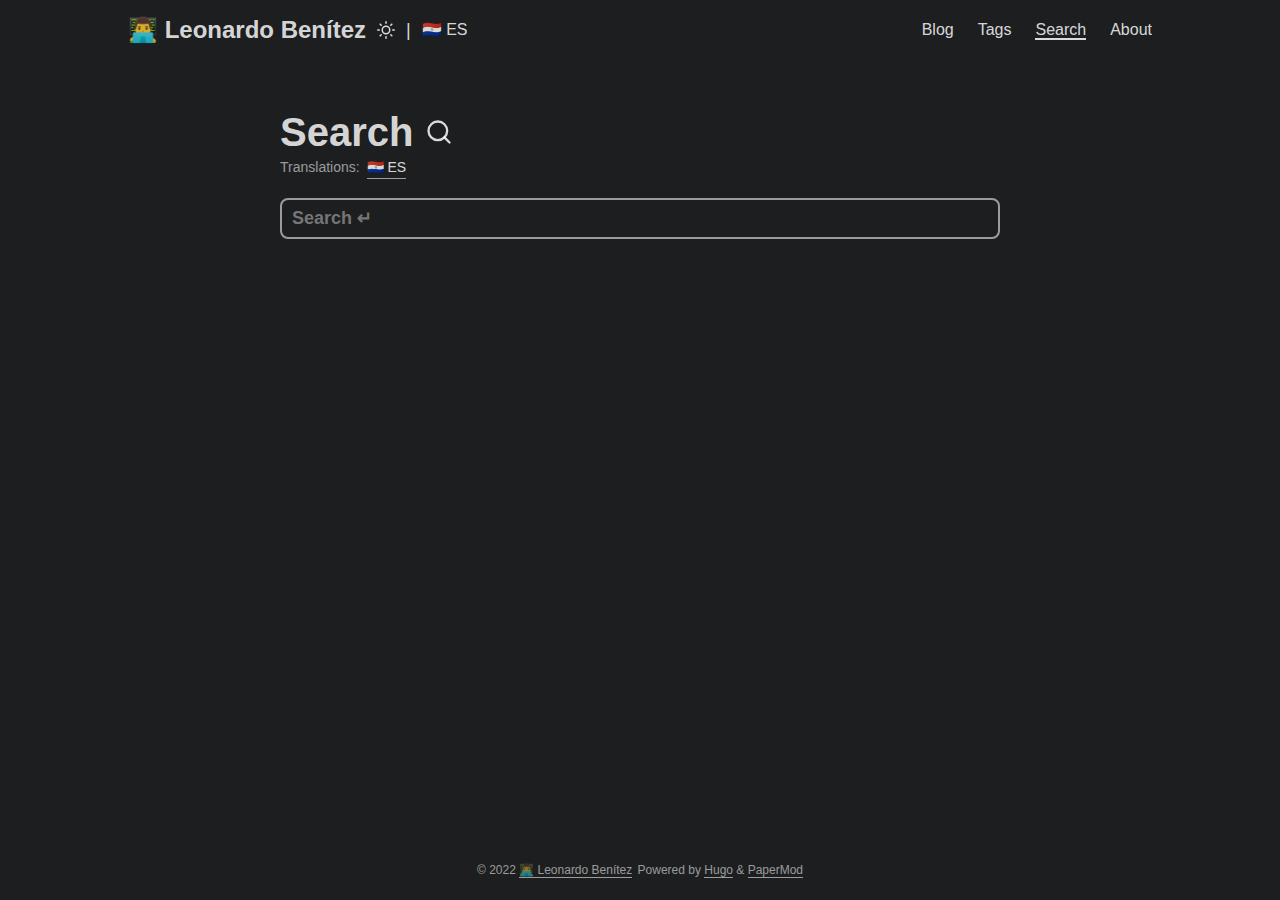
<file: search/index.html>
<!doctype html><html lang=en dir=auto>
<head><meta charset=utf-8>
<meta http-equiv=x-ua-compatible content="IE=edge">
<meta name=viewport content="width=device-width,initial-scale=1,shrink-to-fit=no">
<meta name=robots content="index, follow">
<title>Search | 👨‍💻 Leonardo Benítez</title>
<meta name=keywords content>
<meta name=description content="Search - 👨‍💻 Leonardo Benítez">
<meta name=author content="Leonardo Benítez">
<link rel=canonical href=https://lbenitez.dev/search/>
<link crossorigin=anonymous href=/assets/css/stylesheet.min.67c44d238bbadca85d1261bfdb82e686d3be121848966bac896397f6b0db51b4.css integrity="sha256-Z8RNI4u63KhdEmG/24LmhtO+EhhIlmusiWOX9rDbUbQ=" rel="preload stylesheet" as=style>
<link rel=preload href=/astro.jpg as=image><link crossorigin=anonymous rel=preload as=fetch href=../index.json>
<script defer crossorigin=anonymous src=/assets/js/search.min.5c531a8960c5406b046194af320df5afaca59443705b3f0976707b205aeea93f.js integrity="sha256-XFMaiWDFQGsEYZSvMg31r6yllENwWz8JdnB7IFruqT8="></script>
<link rel=icon href=https://lbenitez.dev/favicon.ico>
<link rel=icon type=image/png sizes=16x16 href=https://lbenitez.dev/favicon-16x16.png>
<link rel=icon type=image/png sizes=32x32 href=https://lbenitez.dev/favicon-32x32.png>
<link rel=apple-touch-icon href=https://lbenitez.dev/apple-touch-icon.png>
<link rel=mask-icon href=https://lbenitez.dev/safari-pinned-tab.svg>
<meta name=theme-color content="#2e2e33">
<meta name=msapplication-TileColor content="#2e2e33">
<meta name=generator content="Hugo 0.92.1">
<link rel=alternate hreflang=en href=https://lbenitez.dev/search/>
<link rel=alternate hreflang=es href=https://lbenitez.dev/es/search/>
<meta property="og:title" content="Search">
<meta property="og:description" content>
<meta property="og:type" content="article">
<meta property="og:url" content="https://lbenitez.dev/search/"><meta property="article:section" content>
<meta name=twitter:card content="summary">
<meta name=twitter:title content="Search">
<meta name=twitter:description content>
<script type=application/ld+json>{"@context":"https://schema.org","@type":"BreadcrumbList","itemListElement":[{"@type":"ListItem","position":2,"name":"Search","item":"https://lbenitez.dev/search/"}]}</script>
<script type=application/ld+json>{"@context":"https://schema.org","@type":"BlogPosting","headline":"Search","name":"Search","description":"","keywords":[],"articleBody":"","wordCount":"0","inLanguage":"en","datePublished":"0001-01-01T00:00:00Z","dateModified":"0001-01-01T00:00:00Z","author":{"@type":"Person","name":"Leonardo Benítez"},"mainEntityOfPage":{"@type":"WebPage","@id":"https://lbenitez.dev/search/"},"publisher":{"@type":"Organization","name":"👨‍💻 Leonardo Benítez","logo":{"@type":"ImageObject","url":"https://lbenitez.dev/favicon.ico"}}}</script>
</head>
<body class="list dark" id=top>
<script>localStorage.getItem("pref-theme")==="light"&&document.body.classList.remove('dark')</script>
<noscript>
<style type=text/css>#theme-toggle,.top-link{display:none}</style>
</noscript>
<header class=header>
<nav class=nav>
<div class=logo>
<a href=https://lbenitez.dev accesskey=h title="👨‍💻 Leonardo Benítez (Alt + H)">👨‍💻 Leonardo Benítez</a>
<span class=logo-switches>
<button id=theme-toggle accesskey=t title="(Alt + T)"><svg id="moon" xmlns="http://www.w3.org/2000/svg" width="24" height="24" viewBox="0 0 24 24" fill="none" stroke="currentcolor" stroke-width="2" stroke-linecap="round" stroke-linejoin="round"><path d="M21 12.79A9 9 0 1111.21 3 7 7 0 0021 12.79z"/></svg><svg id="sun" xmlns="http://www.w3.org/2000/svg" width="24" height="24" viewBox="0 0 24 24" fill="none" stroke="currentcolor" stroke-width="2" stroke-linecap="round" stroke-linejoin="round"><circle cx="12" cy="12" r="5"/><line x1="12" y1="1" x2="12" y2="3"/><line x1="12" y1="21" x2="12" y2="23"/><line x1="4.22" y1="4.22" x2="5.64" y2="5.64"/><line x1="18.36" y1="18.36" x2="19.78" y2="19.78"/><line x1="1" y1="12" x2="3" y2="12"/><line x1="21" y1="12" x2="23" y2="12"/><line x1="4.22" y1="19.78" x2="5.64" y2="18.36"/><line x1="18.36" y1="5.64" x2="19.78" y2="4.22"/></svg>
</button>
<ul class=lang-switch><li>|</li>
<li>
<a href=https://lbenitez.dev/es/ title=Español aria-label="🇵🇾 ES">🇵🇾 ES</a>
</li>
</ul>
</span>
</div>
<ul id=menu>
<li>
<a href=https://lbenitez.dev/archives title=Blog>
<span>Blog</span>
</a>
</li>
<li>
<a href=https://lbenitez.dev/tags title=Tags>
<span>Tags</span>
</a>
</li>
<li>
<a href=https://lbenitez.dev/search/ title="Search (Alt + /)" accesskey=/>
<span class=active>Search</span>
</a>
</li>
<li>
<a href=https://lbenitez.dev/about/ title=About>
<span>About</span>
</a>
</li>
</ul>
</nav>
</header>
<main class=main>
<header class=page-header>
<h1>Search&nbsp;<svg xmlns="http://www.w3.org/2000/svg" width="28" height="28" viewBox="0 0 24 24" fill="none" stroke="currentcolor" stroke-width="2" stroke-linecap="round" stroke-linejoin="round"><circle cx="11" cy="11" r="8"/><line x1="21" y1="21" x2="16.65" y2="16.65"/></svg>
</h1>
<div class=post-meta>
<ul class=i18n_list>Translations:
<li>
<a href=https://lbenitez.dev/es/search/>🇵🇾 ES</a>
</li>
</ul></div>
</header>
<div id=searchbox>
<input id=searchInput autofocus placeholder="Search ↵" aria-label=search type=search>
<ul id=searchResults aria-label="search results"></ul>
</div>
</main>
<footer class=footer>
<span>&copy; 2022 <a href=https://lbenitez.dev>👨‍💻 Leonardo Benítez</a></span>
<span>
Powered by
<a href=https://gohugo.io/ rel="noopener noreferrer" target=_blank>Hugo</a> &
        <a href=https://git.io/hugopapermod rel=noopener target=_blank>PaperMod</a>
</span>
</footer>
<a href=#top aria-label="go to top" title="Go to Top (Alt + G)">
<button class=top-link id=top-link type=button accesskey=g><svg xmlns="http://www.w3.org/2000/svg" viewBox="0 0 12 6" fill="currentcolor"><path d="M12 6H0l6-6z"/></svg>
</button>
</a>
<script>let menu=document.getElementById('menu');menu.scrollLeft=localStorage.getItem("menu-scroll-position"),menu.onscroll=function(){localStorage.setItem("menu-scroll-position",menu.scrollLeft)},document.querySelectorAll('a[href^="#"]').forEach(a=>{a.addEventListener("click",function(b){b.preventDefault();var a=this.getAttribute("href").substr(1);window.matchMedia('(prefers-reduced-motion: reduce)').matches?document.querySelector(`[id='${decodeURIComponent(a)}']`).scrollIntoView():document.querySelector(`[id='${decodeURIComponent(a)}']`).scrollIntoView({behavior:"smooth"}),a==="top"?history.replaceState(null,null," "):history.pushState(null,null,`#${a}`)})})</script>
<script>var mybutton=document.getElementById("top-link");window.onscroll=function(){document.body.scrollTop>800||document.documentElement.scrollTop>800?(mybutton.style.visibility="visible",mybutton.style.opacity="1"):(mybutton.style.visibility="hidden",mybutton.style.opacity="0")}</script>
<script>document.getElementById("theme-toggle").addEventListener("click",()=>{document.body.className.includes("dark")?(document.body.classList.remove('dark'),localStorage.setItem("pref-theme",'light')):(document.body.classList.add('dark'),localStorage.setItem("pref-theme",'dark'))})</script>
</body>
</html>
</file>
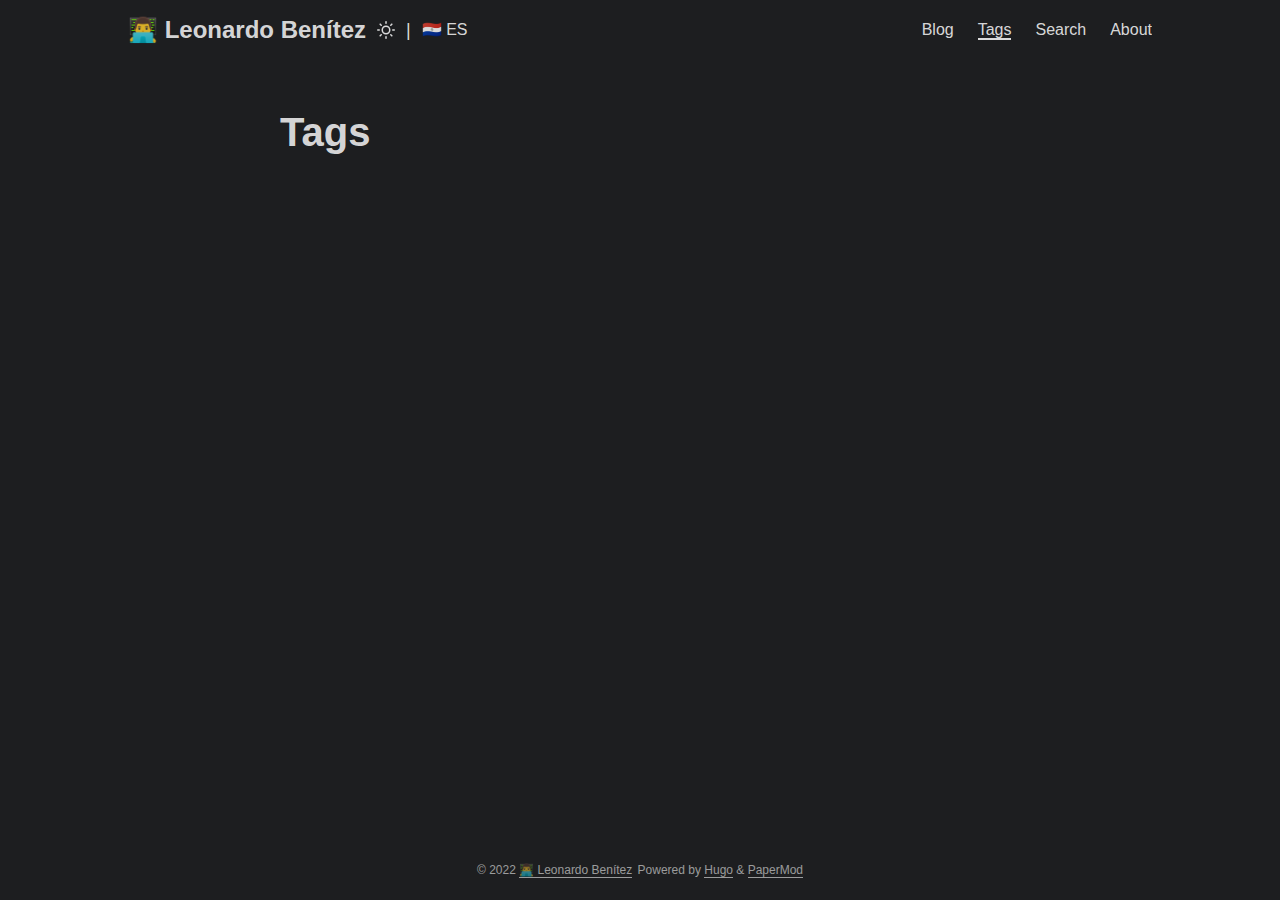
<file: tags/index.html>
<!doctype html><html lang=en dir=auto>
<head><meta charset=utf-8>
<meta http-equiv=x-ua-compatible content="IE=edge">
<meta name=viewport content="width=device-width,initial-scale=1,shrink-to-fit=no">
<meta name=robots content="index, follow">
<title>Tags | 👨‍💻 Leonardo Benítez</title>
<meta name=keywords content>
<meta name=description content="Leonardo Benítez's personal blog site.">
<meta name=author content="Leonardo Benítez">
<link rel=canonical href=https://lbenitez.dev/tags/>
<link crossorigin=anonymous href=/assets/css/stylesheet.min.67c44d238bbadca85d1261bfdb82e686d3be121848966bac896397f6b0db51b4.css integrity="sha256-Z8RNI4u63KhdEmG/24LmhtO+EhhIlmusiWOX9rDbUbQ=" rel="preload stylesheet" as=style>
<link rel=preload href=/astro.jpg as=image>
<link rel=icon href=https://lbenitez.dev/favicon.ico>
<link rel=icon type=image/png sizes=16x16 href=https://lbenitez.dev/favicon-16x16.png>
<link rel=icon type=image/png sizes=32x32 href=https://lbenitez.dev/favicon-32x32.png>
<link rel=apple-touch-icon href=https://lbenitez.dev/apple-touch-icon.png>
<link rel=mask-icon href=https://lbenitez.dev/safari-pinned-tab.svg>
<meta name=theme-color content="#2e2e33">
<meta name=msapplication-TileColor content="#2e2e33">
<meta name=generator content="Hugo 0.92.1">
<link rel=alternate type=application/rss+xml href=https://lbenitez.dev/tags/index.xml>
<link rel=alternate hreflang=en href=https://lbenitez.dev/tags/>
<link rel=alternate hreflang=es href=https://lbenitez.dev/es/tags/>
<meta property="og:title" content="Tags">
<meta property="og:description" content="Leonardo Benítez's personal blog site.">
<meta property="og:type" content="website">
<meta property="og:url" content="https://lbenitez.dev/tags/">
<meta name=twitter:card content="summary">
<meta name=twitter:title content="Tags">
<meta name=twitter:description content="Leonardo Benítez's personal blog site.">
</head>
<body class="list dark" id=top>
<script>localStorage.getItem("pref-theme")==="light"&&document.body.classList.remove('dark')</script>
<noscript>
<style type=text/css>#theme-toggle,.top-link{display:none}</style>
</noscript>
<header class=header>
<nav class=nav>
<div class=logo>
<a href=https://lbenitez.dev accesskey=h title="👨‍💻 Leonardo Benítez (Alt + H)">👨‍💻 Leonardo Benítez</a>
<span class=logo-switches>
<button id=theme-toggle accesskey=t title="(Alt + T)"><svg id="moon" xmlns="http://www.w3.org/2000/svg" width="24" height="24" viewBox="0 0 24 24" fill="none" stroke="currentcolor" stroke-width="2" stroke-linecap="round" stroke-linejoin="round"><path d="M21 12.79A9 9 0 1111.21 3 7 7 0 0021 12.79z"/></svg><svg id="sun" xmlns="http://www.w3.org/2000/svg" width="24" height="24" viewBox="0 0 24 24" fill="none" stroke="currentcolor" stroke-width="2" stroke-linecap="round" stroke-linejoin="round"><circle cx="12" cy="12" r="5"/><line x1="12" y1="1" x2="12" y2="3"/><line x1="12" y1="21" x2="12" y2="23"/><line x1="4.22" y1="4.22" x2="5.64" y2="5.64"/><line x1="18.36" y1="18.36" x2="19.78" y2="19.78"/><line x1="1" y1="12" x2="3" y2="12"/><line x1="21" y1="12" x2="23" y2="12"/><line x1="4.22" y1="19.78" x2="5.64" y2="18.36"/><line x1="18.36" y1="5.64" x2="19.78" y2="4.22"/></svg>
</button>
<ul class=lang-switch><li>|</li>
<li>
<a href=https://lbenitez.dev/es/ title=Español aria-label="🇵🇾 ES">🇵🇾 ES</a>
</li>
</ul>
</span>
</div>
<ul id=menu>
<li>
<a href=https://lbenitez.dev/archives title=Blog>
<span>Blog</span>
</a>
</li>
<li>
<a href=https://lbenitez.dev/tags title=Tags>
<span class=active>Tags</span>
</a>
</li>
<li>
<a href=https://lbenitez.dev/search/ title="Search (Alt + /)" accesskey=/>
<span>Search</span>
</a>
</li>
<li>
<a href=https://lbenitez.dev/about/ title=About>
<span>About</span>
</a>
</li>
</ul>
</nav>
</header>
<main class=main>
<header class=page-header>
<h1>Tags</h1>
</header>
<ul class=terms-tags>
</ul>
</main>
<footer class=footer>
<span>&copy; 2022 <a href=https://lbenitez.dev>👨‍💻 Leonardo Benítez</a></span>
<span>
Powered by
<a href=https://gohugo.io/ rel="noopener noreferrer" target=_blank>Hugo</a> &
        <a href=https://git.io/hugopapermod rel=noopener target=_blank>PaperMod</a>
</span>
</footer>
<a href=#top aria-label="go to top" title="Go to Top (Alt + G)">
<button class=top-link id=top-link type=button accesskey=g><svg xmlns="http://www.w3.org/2000/svg" viewBox="0 0 12 6" fill="currentcolor"><path d="M12 6H0l6-6z"/></svg>
</button>
</a>
<script>let menu=document.getElementById('menu');menu.scrollLeft=localStorage.getItem("menu-scroll-position"),menu.onscroll=function(){localStorage.setItem("menu-scroll-position",menu.scrollLeft)},document.querySelectorAll('a[href^="#"]').forEach(a=>{a.addEventListener("click",function(b){b.preventDefault();var a=this.getAttribute("href").substr(1);window.matchMedia('(prefers-reduced-motion: reduce)').matches?document.querySelector(`[id='${decodeURIComponent(a)}']`).scrollIntoView():document.querySelector(`[id='${decodeURIComponent(a)}']`).scrollIntoView({behavior:"smooth"}),a==="top"?history.replaceState(null,null," "):history.pushState(null,null,`#${a}`)})})</script>
<script>var mybutton=document.getElementById("top-link");window.onscroll=function(){document.body.scrollTop>800||document.documentElement.scrollTop>800?(mybutton.style.visibility="visible",mybutton.style.opacity="1"):(mybutton.style.visibility="hidden",mybutton.style.opacity="0")}</script>
<script>document.getElementById("theme-toggle").addEventListener("click",()=>{document.body.className.includes("dark")?(document.body.classList.remove('dark'),localStorage.setItem("pref-theme",'light')):(document.body.classList.add('dark'),localStorage.setItem("pref-theme",'dark'))})</script>
</body>
</html>
</file>
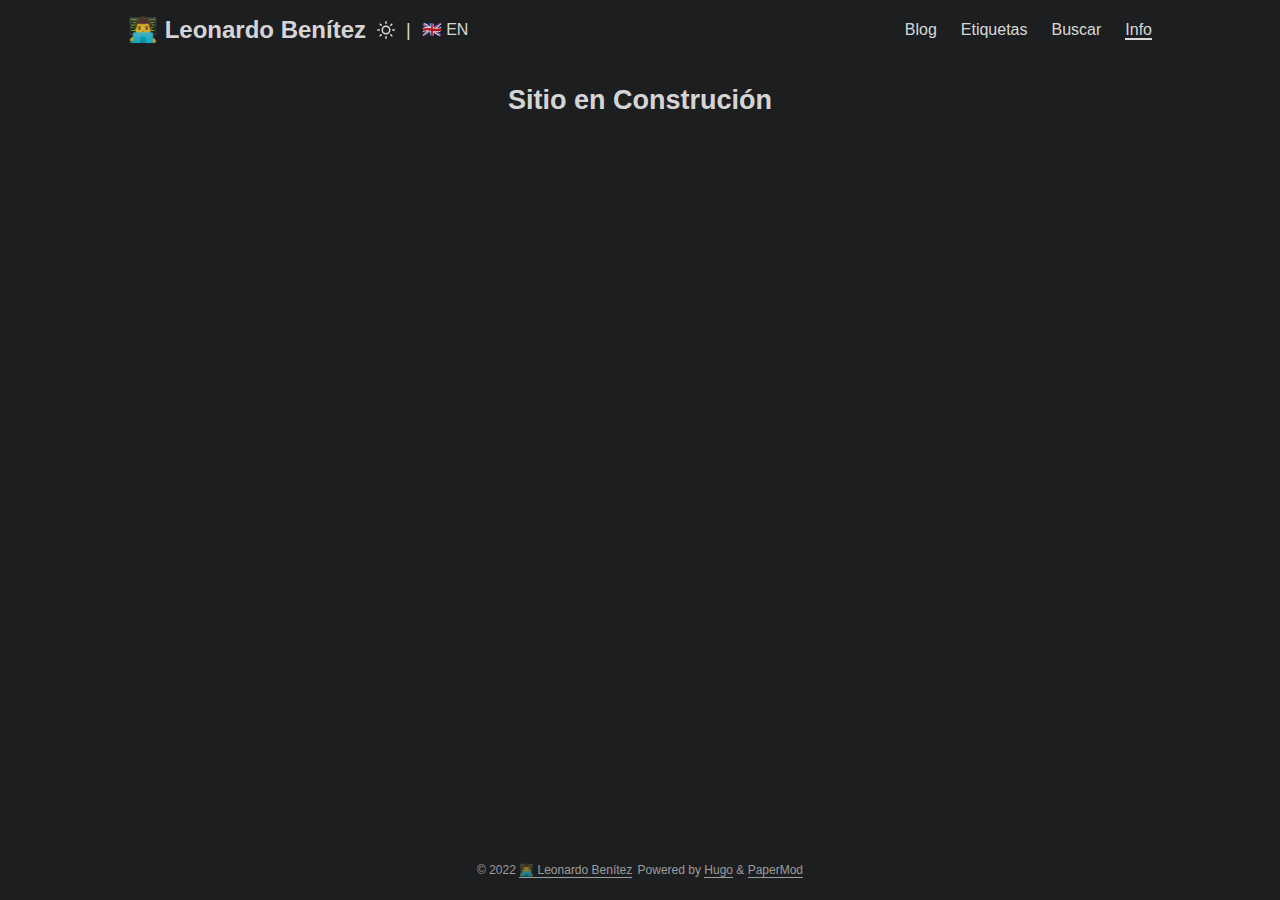
<file: es/about/index.html>
<!doctype html><html lang=es dir=auto>
<head><meta charset=utf-8>
<meta http-equiv=x-ua-compatible content="IE=edge">
<meta name=viewport content="width=device-width,initial-scale=1,shrink-to-fit=no">
<meta name=robots content="index, follow">
<title>👨‍💻 Leonardo Benítez</title>
<meta name=keywords content>
<meta name=description content="Sitio en Construción ">
<meta name=author content="Leonardo Benítez">
<link rel=canonical href=https://lbenitez.dev/es/about/>
<link crossorigin=anonymous href=/assets/css/stylesheet.min.67c44d238bbadca85d1261bfdb82e686d3be121848966bac896397f6b0db51b4.css integrity="sha256-Z8RNI4u63KhdEmG/24LmhtO+EhhIlmusiWOX9rDbUbQ=" rel="preload stylesheet" as=style>
<link rel=preload href=/astro.jpg as=image>
<script defer crossorigin=anonymous src=/assets/js/highlight.min.7680afc38aa6b15ddf158a4f3780b7b1f7dde7e91d26f073e6229bb7a0793c92.js integrity="sha256-doCvw4qmsV3fFYpPN4C3sffd5+kdJvBz5iKbt6B5PJI=" onload=hljs.initHighlightingOnLoad()></script>
<link rel=icon href=https://lbenitez.dev/favicon.ico>
<link rel=icon type=image/png sizes=16x16 href=https://lbenitez.dev/favicon-16x16.png>
<link rel=icon type=image/png sizes=32x32 href=https://lbenitez.dev/favicon-32x32.png>
<link rel=apple-touch-icon href=https://lbenitez.dev/apple-touch-icon.png>
<link rel=mask-icon href=https://lbenitez.dev/safari-pinned-tab.svg>
<meta name=theme-color content="#2e2e33">
<meta name=msapplication-TileColor content="#2e2e33">
<meta name=generator content="Hugo 0.92.1">
<link rel=alternate hreflang=en href=https://lbenitez.dev/about/>
<link rel=alternate hreflang=es href=https://lbenitez.dev/es/about/>
<meta property="og:title" content>
<meta property="og:description" content="Sitio en Construción ">
<meta property="og:type" content="article">
<meta property="og:url" content="https://lbenitez.dev/es/about/"><meta property="article:section" content>
<meta name=twitter:card content="summary">
<meta name=twitter:title content>
<meta name=twitter:description content="Sitio en Construción ">
<script type=application/ld+json>{"@context":"https://schema.org","@type":"BreadcrumbList","itemListElement":[{"@type":"ListItem","position":3,"name":"","item":"https://lbenitez.dev/es/about/"}]}</script>
<script type=application/ld+json>{"@context":"https://schema.org","@type":"BlogPosting","headline":"","name":"","description":"Sitio en Construción ","keywords":[],"articleBody":"Sitio en Construción ","wordCount":"3","inLanguage":"es","datePublished":"0001-01-01T00:00:00Z","dateModified":"0001-01-01T00:00:00Z","author":{"@type":"Person","name":"Leonardo Benítez"},"mainEntityOfPage":{"@type":"WebPage","@id":"https://lbenitez.dev/es/about/"},"publisher":{"@type":"Organization","name":"👨‍💻 Leonardo Benítez","logo":{"@type":"ImageObject","url":"https://lbenitez.dev/favicon.ico"}}}</script>
</head>
<body class=dark id=top>
<script>localStorage.getItem("pref-theme")==="light"&&document.body.classList.remove('dark')</script>
<noscript>
<style type=text/css>#theme-toggle,.top-link{display:none}</style>
</noscript>
<header class=header>
<nav class=nav>
<div class=logo>
<a href=https://lbenitez.dev/es/ accesskey=h title="👨‍💻 Leonardo Benítez (Alt + H)">👨‍💻 Leonardo Benítez</a>
<span class=logo-switches>
<button id=theme-toggle accesskey=t title="(Alt + T)"><svg id="moon" xmlns="http://www.w3.org/2000/svg" width="24" height="24" viewBox="0 0 24 24" fill="none" stroke="currentcolor" stroke-width="2" stroke-linecap="round" stroke-linejoin="round"><path d="M21 12.79A9 9 0 1111.21 3 7 7 0 0021 12.79z"/></svg><svg id="sun" xmlns="http://www.w3.org/2000/svg" width="24" height="24" viewBox="0 0 24 24" fill="none" stroke="currentcolor" stroke-width="2" stroke-linecap="round" stroke-linejoin="round"><circle cx="12" cy="12" r="5"/><line x1="12" y1="1" x2="12" y2="3"/><line x1="12" y1="21" x2="12" y2="23"/><line x1="4.22" y1="4.22" x2="5.64" y2="5.64"/><line x1="18.36" y1="18.36" x2="19.78" y2="19.78"/><line x1="1" y1="12" x2="3" y2="12"/><line x1="21" y1="12" x2="23" y2="12"/><line x1="4.22" y1="19.78" x2="5.64" y2="18.36"/><line x1="18.36" y1="5.64" x2="19.78" y2="4.22"/></svg>
</button>
<ul class=lang-switch><li>|</li>
<li>
<a href=https://lbenitez.dev/ title=English aria-label="🇬🇧 EN">🇬🇧 EN</a>
</li>
</ul>
</span>
</div>
<ul id=menu>
<li>
<a href=https://lbenitez.dev/es/archives title=Blog>
<span>Blog</span>
</a>
</li>
<li>
<a href=https://lbenitez.dev/es/tags title=Etiquetas>
<span>Etiquetas</span>
</a>
</li>
<li>
<a href=https://lbenitez.dev/es/search/ title=Buscar>
<span>Buscar</span>
</a>
</li>
<li>
<a href=https://lbenitez.dev/es/about/ title=Info>
<span class=active>Info</span>
</a>
</li>
</ul>
</nav>
</header>
<main class=main>
<div class=about>
<h2 id=sitio-en-construción>Sitio en Construción</h2>
</div>
</main>
<footer class=footer>
<span>&copy; 2022 <a href=https://lbenitez.dev/es/>👨‍💻 Leonardo Benítez</a></span>
<span>
Powered by
<a href=https://gohugo.io/ rel="noopener noreferrer" target=_blank>Hugo</a> &
        <a href=https://git.io/hugopapermod rel=noopener target=_blank>PaperMod</a>
</span>
</footer>
<a href=#top aria-label="go to top" title="Go to Top (Alt + G)">
<button class=top-link id=top-link type=button accesskey=g><svg xmlns="http://www.w3.org/2000/svg" viewBox="0 0 12 6" fill="currentcolor"><path d="M12 6H0l6-6z"/></svg>
</button>
</a>
<script>let menu=document.getElementById('menu');menu.scrollLeft=localStorage.getItem("menu-scroll-position"),menu.onscroll=function(){localStorage.setItem("menu-scroll-position",menu.scrollLeft)},document.querySelectorAll('a[href^="#"]').forEach(a=>{a.addEventListener("click",function(b){b.preventDefault();var a=this.getAttribute("href").substr(1);window.matchMedia('(prefers-reduced-motion: reduce)').matches?document.querySelector(`[id='${decodeURIComponent(a)}']`).scrollIntoView():document.querySelector(`[id='${decodeURIComponent(a)}']`).scrollIntoView({behavior:"smooth"}),a==="top"?history.replaceState(null,null," "):history.pushState(null,null,`#${a}`)})})</script>
<script>var mybutton=document.getElementById("top-link");window.onscroll=function(){document.body.scrollTop>800||document.documentElement.scrollTop>800?(mybutton.style.visibility="visible",mybutton.style.opacity="1"):(mybutton.style.visibility="hidden",mybutton.style.opacity="0")}</script>
<script>document.getElementById("theme-toggle").addEventListener("click",()=>{document.body.className.includes("dark")?(document.body.classList.remove('dark'),localStorage.setItem("pref-theme",'light')):(document.body.classList.add('dark'),localStorage.setItem("pref-theme",'dark'))})</script>
<script>document.querySelectorAll('pre > code').forEach(b=>{const c=b.parentNode.parentNode,a=document.createElement('button');a.classList.add('copy-code'),a.innerText='copy';function d(){a.innerText='copied!',setTimeout(()=>{a.innerText='copy'},2e3)}a.addEventListener('click',e=>{if('clipboard'in navigator){navigator.clipboard.writeText(b.textContent),d();return}const a=document.createRange();a.selectNodeContents(b);const c=window.getSelection();c.removeAllRanges(),c.addRange(a);try{document.execCommand('copy'),d()}catch(a){}c.removeRange(a)}),c.classList.contains("highlight")?c.appendChild(a):c.parentNode.firstChild==c||(b.parentNode.parentNode.parentNode.parentNode.parentNode.nodeName=="TABLE"?b.parentNode.parentNode.parentNode.parentNode.parentNode.appendChild(a):b.parentNode.appendChild(a))})</script>
</body>
</html>
</file>
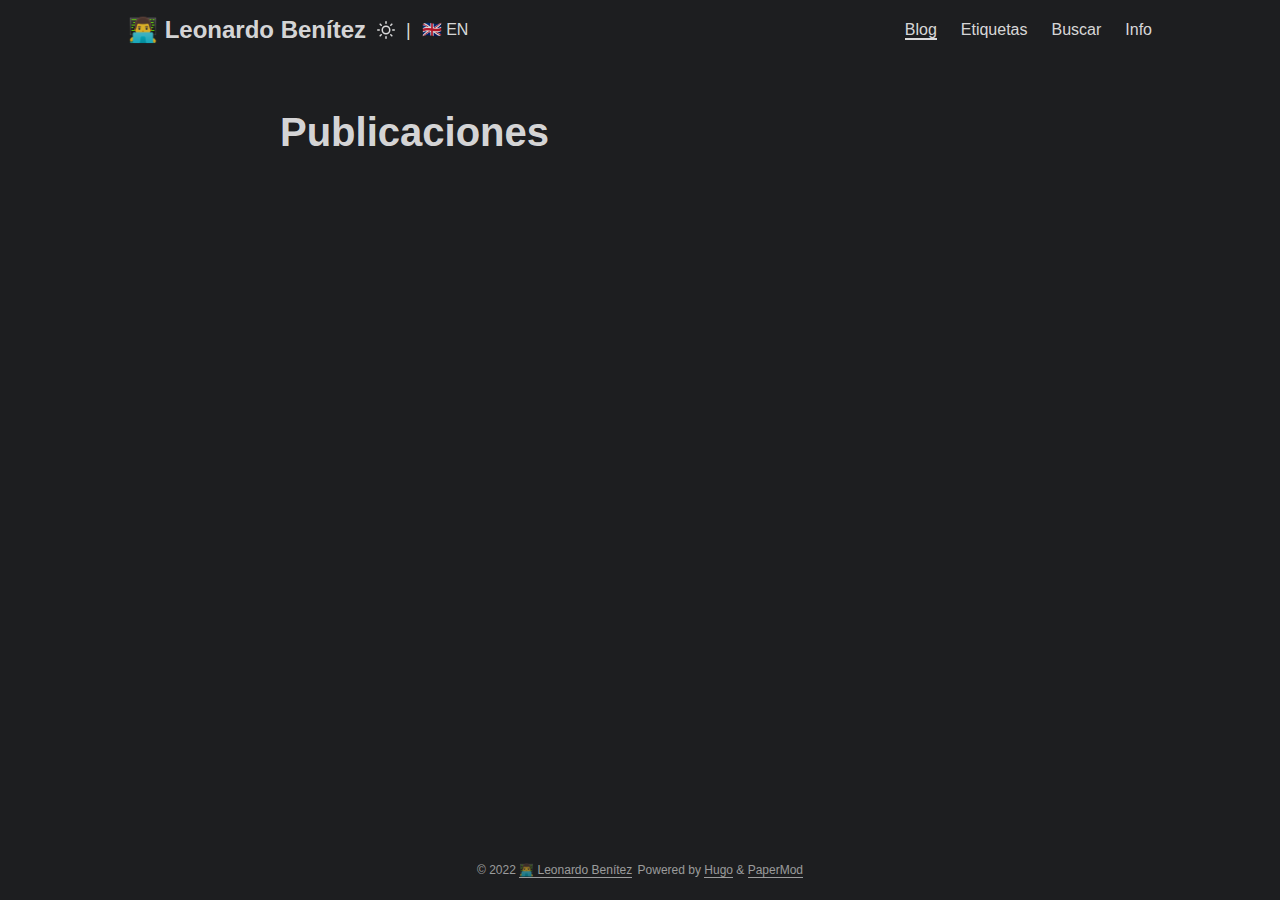
<file: es/archives/index.html>
<!doctype html><html lang=es dir=auto>
<head><meta charset=utf-8>
<meta http-equiv=x-ua-compatible content="IE=edge">
<meta name=viewport content="width=device-width,initial-scale=1,shrink-to-fit=no">
<meta name=robots content="index, follow">
<title>Publicaciones | 👨‍💻 Leonardo Benítez</title>
<meta name=keywords content>
<meta name=description content="Publicaciones - 👨‍💻 Leonardo Benítez">
<meta name=author content="Leonardo Benítez">
<link rel=canonical href=https://lbenitez.dev/es/archives/>
<link crossorigin=anonymous href=/assets/css/stylesheet.min.67c44d238bbadca85d1261bfdb82e686d3be121848966bac896397f6b0db51b4.css integrity="sha256-Z8RNI4u63KhdEmG/24LmhtO+EhhIlmusiWOX9rDbUbQ=" rel="preload stylesheet" as=style>
<link rel=preload href=/astro.jpg as=image>
<link rel=icon href=https://lbenitez.dev/favicon.ico>
<link rel=icon type=image/png sizes=16x16 href=https://lbenitez.dev/favicon-16x16.png>
<link rel=icon type=image/png sizes=32x32 href=https://lbenitez.dev/favicon-32x32.png>
<link rel=apple-touch-icon href=https://lbenitez.dev/apple-touch-icon.png>
<link rel=mask-icon href=https://lbenitez.dev/safari-pinned-tab.svg>
<meta name=theme-color content="#2e2e33">
<meta name=msapplication-TileColor content="#2e2e33">
<meta name=generator content="Hugo 0.92.1">
<link rel=alternate hreflang=en href=https://lbenitez.dev/archives/>
<link rel=alternate hreflang=es href=https://lbenitez.dev/es/archives/>
<meta property="og:title" content="Publicaciones">
<meta property="og:description" content>
<meta property="og:type" content="article">
<meta property="og:url" content="https://lbenitez.dev/es/archives/"><meta property="article:section" content>
<meta name=twitter:card content="summary">
<meta name=twitter:title content="Publicaciones">
<meta name=twitter:description content>
<script type=application/ld+json>{"@context":"https://schema.org","@type":"BreadcrumbList","itemListElement":[{"@type":"ListItem","position":3,"name":"Publicaciones","item":"https://lbenitez.dev/es/archives/"}]}</script>
<script type=application/ld+json>{"@context":"https://schema.org","@type":"BlogPosting","headline":"Publicaciones","name":"Publicaciones","description":"","keywords":[],"articleBody":"","wordCount":"0","inLanguage":"es","datePublished":"0001-01-01T00:00:00Z","dateModified":"0001-01-01T00:00:00Z","author":{"@type":"Person","name":"Leonardo Benítez"},"mainEntityOfPage":{"@type":"WebPage","@id":"https://lbenitez.dev/es/archives/"},"publisher":{"@type":"Organization","name":"👨‍💻 Leonardo Benítez","logo":{"@type":"ImageObject","url":"https://lbenitez.dev/favicon.ico"}}}</script>
</head>
<body class="list dark" id=top>
<script>localStorage.getItem("pref-theme")==="light"&&document.body.classList.remove('dark')</script>
<noscript>
<style type=text/css>#theme-toggle,.top-link{display:none}</style>
</noscript>
<header class=header>
<nav class=nav>
<div class=logo>
<a href=https://lbenitez.dev/es/ accesskey=h title="👨‍💻 Leonardo Benítez (Alt + H)">👨‍💻 Leonardo Benítez</a>
<span class=logo-switches>
<button id=theme-toggle accesskey=t title="(Alt + T)"><svg id="moon" xmlns="http://www.w3.org/2000/svg" width="24" height="24" viewBox="0 0 24 24" fill="none" stroke="currentcolor" stroke-width="2" stroke-linecap="round" stroke-linejoin="round"><path d="M21 12.79A9 9 0 1111.21 3 7 7 0 0021 12.79z"/></svg><svg id="sun" xmlns="http://www.w3.org/2000/svg" width="24" height="24" viewBox="0 0 24 24" fill="none" stroke="currentcolor" stroke-width="2" stroke-linecap="round" stroke-linejoin="round"><circle cx="12" cy="12" r="5"/><line x1="12" y1="1" x2="12" y2="3"/><line x1="12" y1="21" x2="12" y2="23"/><line x1="4.22" y1="4.22" x2="5.64" y2="5.64"/><line x1="18.36" y1="18.36" x2="19.78" y2="19.78"/><line x1="1" y1="12" x2="3" y2="12"/><line x1="21" y1="12" x2="23" y2="12"/><line x1="4.22" y1="19.78" x2="5.64" y2="18.36"/><line x1="18.36" y1="5.64" x2="19.78" y2="4.22"/></svg>
</button>
<ul class=lang-switch><li>|</li>
<li>
<a href=https://lbenitez.dev/ title=English aria-label="🇬🇧 EN">🇬🇧 EN</a>
</li>
</ul>
</span>
</div>
<ul id=menu>
<li>
<a href=https://lbenitez.dev/es/archives title=Blog>
<span class=active>Blog</span>
</a>
</li>
<li>
<a href=https://lbenitez.dev/es/tags title=Etiquetas>
<span>Etiquetas</span>
</a>
</li>
<li>
<a href=https://lbenitez.dev/es/search/ title=Buscar>
<span>Buscar</span>
</a>
</li>
<li>
<a href=https://lbenitez.dev/es/about/ title=Info>
<span>Info</span>
</a>
</li>
</ul>
</nav>
</header>
<main class=main>
<header class=page-header>
<h1>Publicaciones</h1>
</header>
</main>
<footer class=footer>
<span>&copy; 2022 <a href=https://lbenitez.dev/es/>👨‍💻 Leonardo Benítez</a></span>
<span>
Powered by
<a href=https://gohugo.io/ rel="noopener noreferrer" target=_blank>Hugo</a> &
        <a href=https://git.io/hugopapermod rel=noopener target=_blank>PaperMod</a>
</span>
</footer>
<a href=#top aria-label="go to top" title="Go to Top (Alt + G)">
<button class=top-link id=top-link type=button accesskey=g><svg xmlns="http://www.w3.org/2000/svg" viewBox="0 0 12 6" fill="currentcolor"><path d="M12 6H0l6-6z"/></svg>
</button>
</a>
<script>let menu=document.getElementById('menu');menu.scrollLeft=localStorage.getItem("menu-scroll-position"),menu.onscroll=function(){localStorage.setItem("menu-scroll-position",menu.scrollLeft)},document.querySelectorAll('a[href^="#"]').forEach(a=>{a.addEventListener("click",function(b){b.preventDefault();var a=this.getAttribute("href").substr(1);window.matchMedia('(prefers-reduced-motion: reduce)').matches?document.querySelector(`[id='${decodeURIComponent(a)}']`).scrollIntoView():document.querySelector(`[id='${decodeURIComponent(a)}']`).scrollIntoView({behavior:"smooth"}),a==="top"?history.replaceState(null,null," "):history.pushState(null,null,`#${a}`)})})</script>
<script>var mybutton=document.getElementById("top-link");window.onscroll=function(){document.body.scrollTop>800||document.documentElement.scrollTop>800?(mybutton.style.visibility="visible",mybutton.style.opacity="1"):(mybutton.style.visibility="hidden",mybutton.style.opacity="0")}</script>
<script>document.getElementById("theme-toggle").addEventListener("click",()=>{document.body.className.includes("dark")?(document.body.classList.remove('dark'),localStorage.setItem("pref-theme",'light')):(document.body.classList.add('dark'),localStorage.setItem("pref-theme",'dark'))})</script>
</body>
</html>
</file>
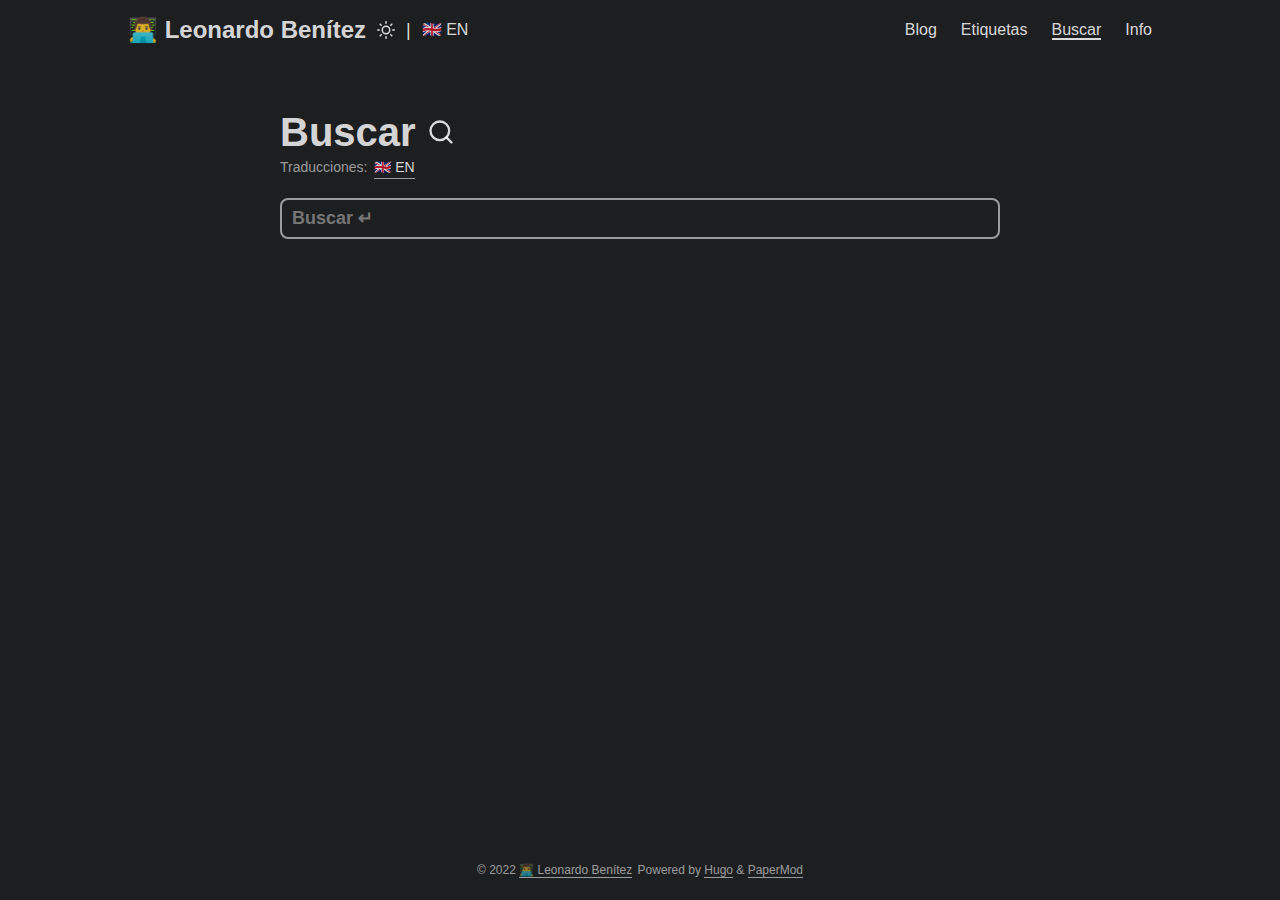
<file: es/search/index.html>
<!doctype html><html lang=es dir=auto>
<head><meta charset=utf-8>
<meta http-equiv=x-ua-compatible content="IE=edge">
<meta name=viewport content="width=device-width,initial-scale=1,shrink-to-fit=no">
<meta name=robots content="index, follow">
<title>Buscar | 👨‍💻 Leonardo Benítez</title>
<meta name=keywords content>
<meta name=description content="Buscar - 👨‍💻 Leonardo Benítez">
<meta name=author content="Leonardo Benítez">
<link rel=canonical href=https://lbenitez.dev/es/search/>
<link crossorigin=anonymous href=/assets/css/stylesheet.min.67c44d238bbadca85d1261bfdb82e686d3be121848966bac896397f6b0db51b4.css integrity="sha256-Z8RNI4u63KhdEmG/24LmhtO+EhhIlmusiWOX9rDbUbQ=" rel="preload stylesheet" as=style>
<link rel=preload href=/astro.jpg as=image><link crossorigin=anonymous rel=preload as=fetch href=../index.json>
<script defer crossorigin=anonymous src=/assets/js/search.min.5c531a8960c5406b046194af320df5afaca59443705b3f0976707b205aeea93f.js integrity="sha256-XFMaiWDFQGsEYZSvMg31r6yllENwWz8JdnB7IFruqT8="></script>
<link rel=icon href=https://lbenitez.dev/favicon.ico>
<link rel=icon type=image/png sizes=16x16 href=https://lbenitez.dev/favicon-16x16.png>
<link rel=icon type=image/png sizes=32x32 href=https://lbenitez.dev/favicon-32x32.png>
<link rel=apple-touch-icon href=https://lbenitez.dev/apple-touch-icon.png>
<link rel=mask-icon href=https://lbenitez.dev/safari-pinned-tab.svg>
<meta name=theme-color content="#2e2e33">
<meta name=msapplication-TileColor content="#2e2e33">
<meta name=generator content="Hugo 0.92.1">
<link rel=alternate hreflang=en href=https://lbenitez.dev/search/>
<link rel=alternate hreflang=es href=https://lbenitez.dev/es/search/>
<meta property="og:title" content="Buscar">
<meta property="og:description" content>
<meta property="og:type" content="article">
<meta property="og:url" content="https://lbenitez.dev/es/search/"><meta property="article:section" content>
<meta name=twitter:card content="summary">
<meta name=twitter:title content="Buscar">
<meta name=twitter:description content>
<script type=application/ld+json>{"@context":"https://schema.org","@type":"BreadcrumbList","itemListElement":[{"@type":"ListItem","position":3,"name":"Buscar","item":"https://lbenitez.dev/es/search/"}]}</script>
<script type=application/ld+json>{"@context":"https://schema.org","@type":"BlogPosting","headline":"Buscar","name":"Buscar","description":"","keywords":[],"articleBody":"","wordCount":"0","inLanguage":"es","datePublished":"0001-01-01T00:00:00Z","dateModified":"0001-01-01T00:00:00Z","author":{"@type":"Person","name":"Leonardo Benítez"},"mainEntityOfPage":{"@type":"WebPage","@id":"https://lbenitez.dev/es/search/"},"publisher":{"@type":"Organization","name":"👨‍💻 Leonardo Benítez","logo":{"@type":"ImageObject","url":"https://lbenitez.dev/favicon.ico"}}}</script>
</head>
<body class="list dark" id=top>
<script>localStorage.getItem("pref-theme")==="light"&&document.body.classList.remove('dark')</script>
<noscript>
<style type=text/css>#theme-toggle,.top-link{display:none}</style>
</noscript>
<header class=header>
<nav class=nav>
<div class=logo>
<a href=https://lbenitez.dev/es/ accesskey=h title="👨‍💻 Leonardo Benítez (Alt + H)">👨‍💻 Leonardo Benítez</a>
<span class=logo-switches>
<button id=theme-toggle accesskey=t title="(Alt + T)"><svg id="moon" xmlns="http://www.w3.org/2000/svg" width="24" height="24" viewBox="0 0 24 24" fill="none" stroke="currentcolor" stroke-width="2" stroke-linecap="round" stroke-linejoin="round"><path d="M21 12.79A9 9 0 1111.21 3 7 7 0 0021 12.79z"/></svg><svg id="sun" xmlns="http://www.w3.org/2000/svg" width="24" height="24" viewBox="0 0 24 24" fill="none" stroke="currentcolor" stroke-width="2" stroke-linecap="round" stroke-linejoin="round"><circle cx="12" cy="12" r="5"/><line x1="12" y1="1" x2="12" y2="3"/><line x1="12" y1="21" x2="12" y2="23"/><line x1="4.22" y1="4.22" x2="5.64" y2="5.64"/><line x1="18.36" y1="18.36" x2="19.78" y2="19.78"/><line x1="1" y1="12" x2="3" y2="12"/><line x1="21" y1="12" x2="23" y2="12"/><line x1="4.22" y1="19.78" x2="5.64" y2="18.36"/><line x1="18.36" y1="5.64" x2="19.78" y2="4.22"/></svg>
</button>
<ul class=lang-switch><li>|</li>
<li>
<a href=https://lbenitez.dev/ title=English aria-label="🇬🇧 EN">🇬🇧 EN</a>
</li>
</ul>
</span>
</div>
<ul id=menu>
<li>
<a href=https://lbenitez.dev/es/archives title=Blog>
<span>Blog</span>
</a>
</li>
<li>
<a href=https://lbenitez.dev/es/tags title=Etiquetas>
<span>Etiquetas</span>
</a>
</li>
<li>
<a href=https://lbenitez.dev/es/search/ title=Buscar>
<span class=active>Buscar</span>
</a>
</li>
<li>
<a href=https://lbenitez.dev/es/about/ title=Info>
<span>Info</span>
</a>
</li>
</ul>
</nav>
</header>
<main class=main>
<header class=page-header>
<h1>Buscar&nbsp;<svg xmlns="http://www.w3.org/2000/svg" width="28" height="28" viewBox="0 0 24 24" fill="none" stroke="currentcolor" stroke-width="2" stroke-linecap="round" stroke-linejoin="round"><circle cx="11" cy="11" r="8"/><line x1="21" y1="21" x2="16.65" y2="16.65"/></svg>
</h1>
<div class=post-meta>
<ul class=i18n_list>Traducciones:
<li>
<a href=https://lbenitez.dev/search/>🇬🇧 EN</a>
</li>
</ul></div>
</header>
<div id=searchbox>
<input id=searchInput autofocus placeholder="Buscar ↵" aria-label=search type=search>
<ul id=searchResults aria-label="search results"></ul>
</div>
</main>
<footer class=footer>
<span>&copy; 2022 <a href=https://lbenitez.dev/es/>👨‍💻 Leonardo Benítez</a></span>
<span>
Powered by
<a href=https://gohugo.io/ rel="noopener noreferrer" target=_blank>Hugo</a> &
        <a href=https://git.io/hugopapermod rel=noopener target=_blank>PaperMod</a>
</span>
</footer>
<a href=#top aria-label="go to top" title="Go to Top (Alt + G)">
<button class=top-link id=top-link type=button accesskey=g><svg xmlns="http://www.w3.org/2000/svg" viewBox="0 0 12 6" fill="currentcolor"><path d="M12 6H0l6-6z"/></svg>
</button>
</a>
<script>let menu=document.getElementById('menu');menu.scrollLeft=localStorage.getItem("menu-scroll-position"),menu.onscroll=function(){localStorage.setItem("menu-scroll-position",menu.scrollLeft)},document.querySelectorAll('a[href^="#"]').forEach(a=>{a.addEventListener("click",function(b){b.preventDefault();var a=this.getAttribute("href").substr(1);window.matchMedia('(prefers-reduced-motion: reduce)').matches?document.querySelector(`[id='${decodeURIComponent(a)}']`).scrollIntoView():document.querySelector(`[id='${decodeURIComponent(a)}']`).scrollIntoView({behavior:"smooth"}),a==="top"?history.replaceState(null,null," "):history.pushState(null,null,`#${a}`)})})</script>
<script>var mybutton=document.getElementById("top-link");window.onscroll=function(){document.body.scrollTop>800||document.documentElement.scrollTop>800?(mybutton.style.visibility="visible",mybutton.style.opacity="1"):(mybutton.style.visibility="hidden",mybutton.style.opacity="0")}</script>
<script>document.getElementById("theme-toggle").addEventListener("click",()=>{document.body.className.includes("dark")?(document.body.classList.remove('dark'),localStorage.setItem("pref-theme",'light')):(document.body.classList.add('dark'),localStorage.setItem("pref-theme",'dark'))})</script>
</body>
</html>
</file>
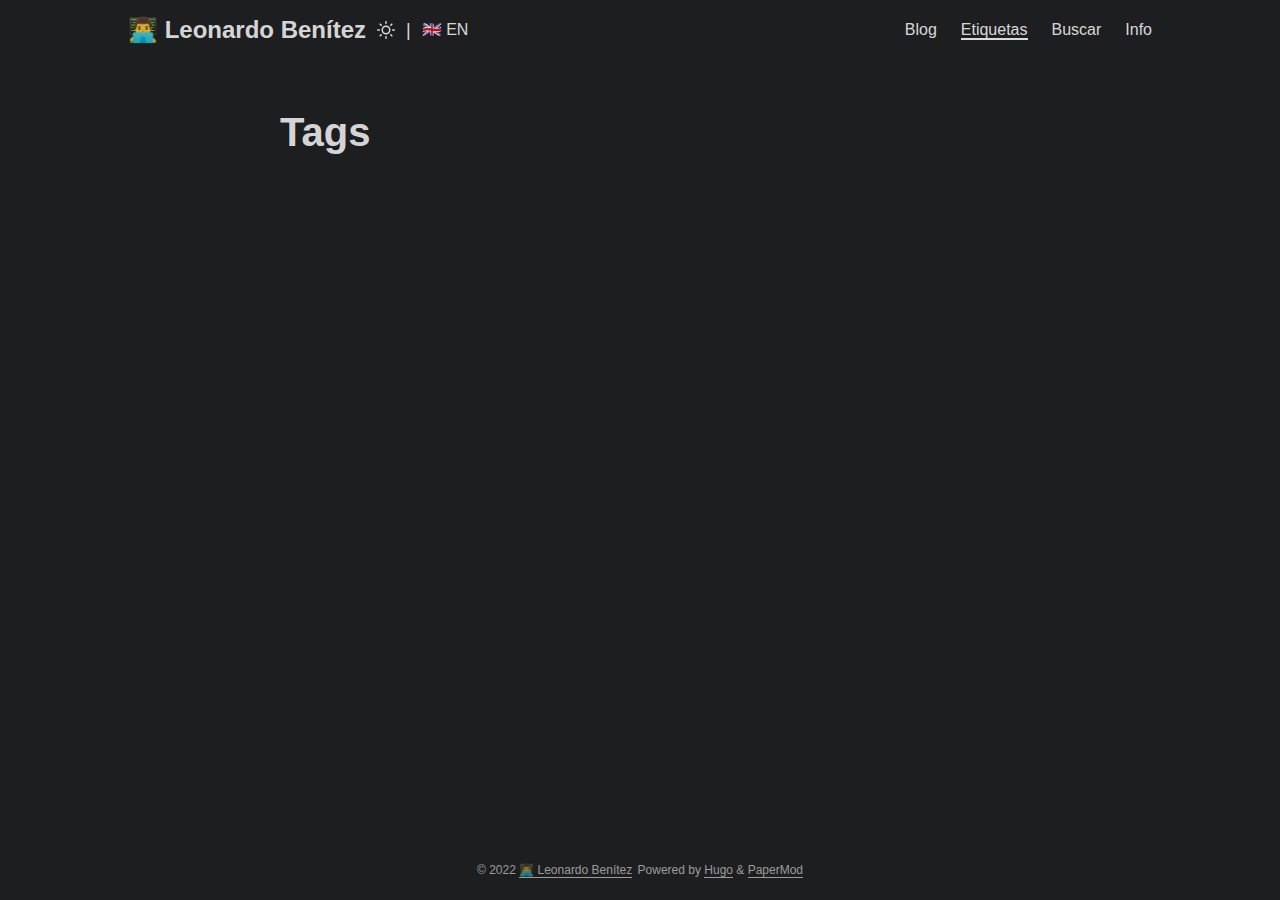
<file: es/tags/index.html>
<!doctype html><html lang=es dir=auto>
<head><meta charset=utf-8>
<meta http-equiv=x-ua-compatible content="IE=edge">
<meta name=viewport content="width=device-width,initial-scale=1,shrink-to-fit=no">
<meta name=robots content="index, follow">
<title>Tags | 👨‍💻 Leonardo Benítez</title>
<meta name=keywords content>
<meta name=description content="Leonardo Benítez's personal blog site.">
<meta name=author content="Leonardo Benítez">
<link rel=canonical href=https://lbenitez.dev/es/tags/>
<link crossorigin=anonymous href=/assets/css/stylesheet.min.67c44d238bbadca85d1261bfdb82e686d3be121848966bac896397f6b0db51b4.css integrity="sha256-Z8RNI4u63KhdEmG/24LmhtO+EhhIlmusiWOX9rDbUbQ=" rel="preload stylesheet" as=style>
<link rel=preload href=/astro.jpg as=image>
<link rel=icon href=https://lbenitez.dev/favicon.ico>
<link rel=icon type=image/png sizes=16x16 href=https://lbenitez.dev/favicon-16x16.png>
<link rel=icon type=image/png sizes=32x32 href=https://lbenitez.dev/favicon-32x32.png>
<link rel=apple-touch-icon href=https://lbenitez.dev/apple-touch-icon.png>
<link rel=mask-icon href=https://lbenitez.dev/safari-pinned-tab.svg>
<meta name=theme-color content="#2e2e33">
<meta name=msapplication-TileColor content="#2e2e33">
<meta name=generator content="Hugo 0.92.1">
<link rel=alternate type=application/rss+xml href=https://lbenitez.dev/es/tags/index.xml>
<link rel=alternate hreflang=en href=https://lbenitez.dev/tags/>
<link rel=alternate hreflang=es href=https://lbenitez.dev/es/tags/>
<meta property="og:title" content="Tags">
<meta property="og:description" content="Leonardo Benítez's personal blog site.">
<meta property="og:type" content="website">
<meta property="og:url" content="https://lbenitez.dev/es/tags/">
<meta name=twitter:card content="summary">
<meta name=twitter:title content="Tags">
<meta name=twitter:description content="Leonardo Benítez's personal blog site.">
</head>
<body class="list dark" id=top>
<script>localStorage.getItem("pref-theme")==="light"&&document.body.classList.remove('dark')</script>
<noscript>
<style type=text/css>#theme-toggle,.top-link{display:none}</style>
</noscript>
<header class=header>
<nav class=nav>
<div class=logo>
<a href=https://lbenitez.dev/es/ accesskey=h title="👨‍💻 Leonardo Benítez (Alt + H)">👨‍💻 Leonardo Benítez</a>
<span class=logo-switches>
<button id=theme-toggle accesskey=t title="(Alt + T)"><svg id="moon" xmlns="http://www.w3.org/2000/svg" width="24" height="24" viewBox="0 0 24 24" fill="none" stroke="currentcolor" stroke-width="2" stroke-linecap="round" stroke-linejoin="round"><path d="M21 12.79A9 9 0 1111.21 3 7 7 0 0021 12.79z"/></svg><svg id="sun" xmlns="http://www.w3.org/2000/svg" width="24" height="24" viewBox="0 0 24 24" fill="none" stroke="currentcolor" stroke-width="2" stroke-linecap="round" stroke-linejoin="round"><circle cx="12" cy="12" r="5"/><line x1="12" y1="1" x2="12" y2="3"/><line x1="12" y1="21" x2="12" y2="23"/><line x1="4.22" y1="4.22" x2="5.64" y2="5.64"/><line x1="18.36" y1="18.36" x2="19.78" y2="19.78"/><line x1="1" y1="12" x2="3" y2="12"/><line x1="21" y1="12" x2="23" y2="12"/><line x1="4.22" y1="19.78" x2="5.64" y2="18.36"/><line x1="18.36" y1="5.64" x2="19.78" y2="4.22"/></svg>
</button>
<ul class=lang-switch><li>|</li>
<li>
<a href=https://lbenitez.dev/ title=English aria-label="🇬🇧 EN">🇬🇧 EN</a>
</li>
</ul>
</span>
</div>
<ul id=menu>
<li>
<a href=https://lbenitez.dev/es/archives title=Blog>
<span>Blog</span>
</a>
</li>
<li>
<a href=https://lbenitez.dev/es/tags title=Etiquetas>
<span class=active>Etiquetas</span>
</a>
</li>
<li>
<a href=https://lbenitez.dev/es/search/ title=Buscar>
<span>Buscar</span>
</a>
</li>
<li>
<a href=https://lbenitez.dev/es/about/ title=Info>
<span>Info</span>
</a>
</li>
</ul>
</nav>
</header>
<main class=main>
<header class=page-header>
<h1>Tags</h1>
</header>
<ul class=terms-tags>
</ul>
</main>
<footer class=footer>
<span>&copy; 2022 <a href=https://lbenitez.dev/es/>👨‍💻 Leonardo Benítez</a></span>
<span>
Powered by
<a href=https://gohugo.io/ rel="noopener noreferrer" target=_blank>Hugo</a> &
        <a href=https://git.io/hugopapermod rel=noopener target=_blank>PaperMod</a>
</span>
</footer>
<a href=#top aria-label="go to top" title="Go to Top (Alt + G)">
<button class=top-link id=top-link type=button accesskey=g><svg xmlns="http://www.w3.org/2000/svg" viewBox="0 0 12 6" fill="currentcolor"><path d="M12 6H0l6-6z"/></svg>
</button>
</a>
<script>let menu=document.getElementById('menu');menu.scrollLeft=localStorage.getItem("menu-scroll-position"),menu.onscroll=function(){localStorage.setItem("menu-scroll-position",menu.scrollLeft)},document.querySelectorAll('a[href^="#"]').forEach(a=>{a.addEventListener("click",function(b){b.preventDefault();var a=this.getAttribute("href").substr(1);window.matchMedia('(prefers-reduced-motion: reduce)').matches?document.querySelector(`[id='${decodeURIComponent(a)}']`).scrollIntoView():document.querySelector(`[id='${decodeURIComponent(a)}']`).scrollIntoView({behavior:"smooth"}),a==="top"?history.replaceState(null,null," "):history.pushState(null,null,`#${a}`)})})</script>
<script>var mybutton=document.getElementById("top-link");window.onscroll=function(){document.body.scrollTop>800||document.documentElement.scrollTop>800?(mybutton.style.visibility="visible",mybutton.style.opacity="1"):(mybutton.style.visibility="hidden",mybutton.style.opacity="0")}</script>
<script>document.getElementById("theme-toggle").addEventListener("click",()=>{document.body.className.includes("dark")?(document.body.classList.remove('dark'),localStorage.setItem("pref-theme",'light')):(document.body.classList.add('dark'),localStorage.setItem("pref-theme",'dark'))})</script>
</body>
</html>
</file>
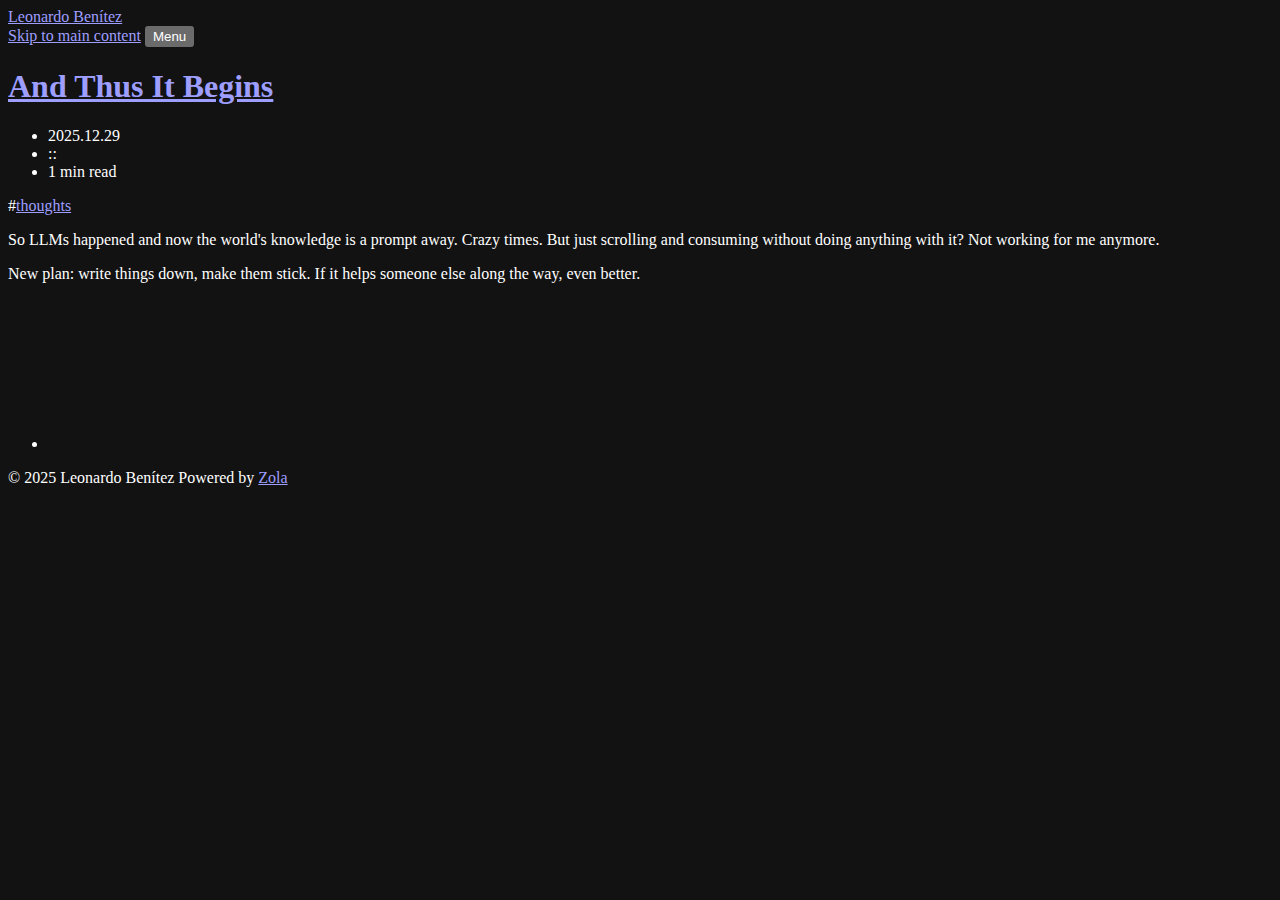
<file: posts/and-thus-it-begins/index.html>
<!doctype html>
<html lang="en">

<head>
    <meta charset="utf-8">
    <meta name="viewport" content="width=device-width, initial-scale=1">
    <meta http-equiv="Content-Security-Policy" content="default-src 'self'; img-src 'self' data:; style-src-attr 'unsafe-inline'">

    <title>And Thus It Begins | lbenitez.dev</title>

    <link rel="stylesheet" href="https://lbenitez.dev/css/style.css?h=20c6355c503d4f40f0bd">
    <link rel="icon" href="data:image/svg+xml,<svg xmlns='http://www.w3.org/2000/svg' viewBox='0 0 100 100'><text y='.9em' font-size='90'>👨‍💻</text></svg>">
    <script src="https://lbenitez.dev/js/auto-close-popover-on-resize.js?h=4ef87d6fc7b98b22e044" defer></script>
    <script src="https://lbenitez.dev/js/copy-code-to-clipboard.js?h=b34dc626be3e4c8a0f55" defer></script>
    <script src="https://lbenitez.dev/js/theme-toggle.js?h=efbe14fa23000034226f" defer></script>

    <link rel="canonical" href="https://lbenitez.dev/posts/and-thus-it-begins/">
    
    <meta name="author" content="Leonardo Benítez">
    <meta name="description" content="First post, no pressure">
    <meta name="robots" content="index, follow">
    <meta name="theme-color" content="#211f1a">
    <meta name="color-scheme" content="dark">

    <meta property="og:title" content="And Thus It Begins">
    <meta property="og:type" content="article">
    <meta property="og:url" content="https://lbenitez.dev/posts/and-thus-it-begins/">
    <meta property="og:description" content="First post, no pressure">
    <meta property="og:site_name" content="lbenitez.dev">
    <meta property="og:updated_time" content="2025-12-31T13:56:57.667475801+00:00">
    <meta property="article:published_time" content="2025-12-29T00:00:00+00:00">
    <meta property="article:tag" content="thoughts">

</head>

<body class="layout-center" data-theme="terminus">
    <script>document.body.dataset.theme=localStorage.getItem('theme')||(matchMedia('(prefers-color-scheme: dark)').matches?'dark':'light');</script>
    <header class="header">
        <div class="header-container">
            <span class="header-logo-container">
                <a href="https://lbenitez.dev">
                    <span class="logo">Leonardo Benítez</span>
                </a>
            </span>
        </div>
        <nav class="main-menu" aria-label="Main Menu">
            <a class="skip-to-content" href="#main">Skip to main content</a>
            <button class="main-menu-dropdown-button" popovertarget="nav-menu">Menu</button>
            <ul id="nav-menu" class="main-menu-items" aria-label="Site Navigation" popover>
                <li><a href="https://lbenitez.dev/posts/">posts</a></li>
                <li><a href="https://lbenitez.dev/tags/">tags</a></li>
                <li><a href="https://lbenitez.dev/archive/">archive</a></li>
            </ul>
        </nav>
    </header>
    <main id="main">
        <article class="post content">
            <header>
                <h1 class="post-title">
                    <a href="https://lbenitez.dev/posts/and-thus-it-begins/">And Thus It Begins</a>
                </h1>
                <ul class="post-meta hidden">
                    <li title="Published on 2025-12-29"><time datetime="2025-12-29">2025.12.29</time></li>
                    <li role="separator" aria-hidden="true">::</li>
                    <li title="47 words"><time datetime="PT1M">1 min</time> read</li>
                </ul>
                <div class="post-tags">
                    <span>#<a rel="tag" href="https://lbenitez.dev/tags/thoughts/">thoughts</a></span>
                </div>
            </header>

<p>So LLMs happened and now the world's knowledge is a prompt away. Crazy times. But just scrolling and consuming without doing anything with it? Not working for me anymore.</p>
<p>New plan: write things down, make them stick. If it helps someone else along the way, even better.</p>

        </article>
    </main>
    <footer class="footer">
        <address class="socials">
            <ul>
                <li>
                    <a class="social-link" rel="me" href="https://github.com/ldbenitez" title="github" aria-label="github">
                        <svg role="img" aria-label="github icon">
                            <use aria-hidden="true" href="https://lbenitez.dev/images/social_icons/github.svg#icon" />
                        </svg>
                    </a>
                </li>
            </ul>
        </address>
        <p class="copyright">
            <span>© <time>2025</time> Leonardo Benítez</span>
            <span>Powered by <a href="https://www.getzola.org">Zola</a></span>
        </p>
    </footer>
</body>

</html>
</file>
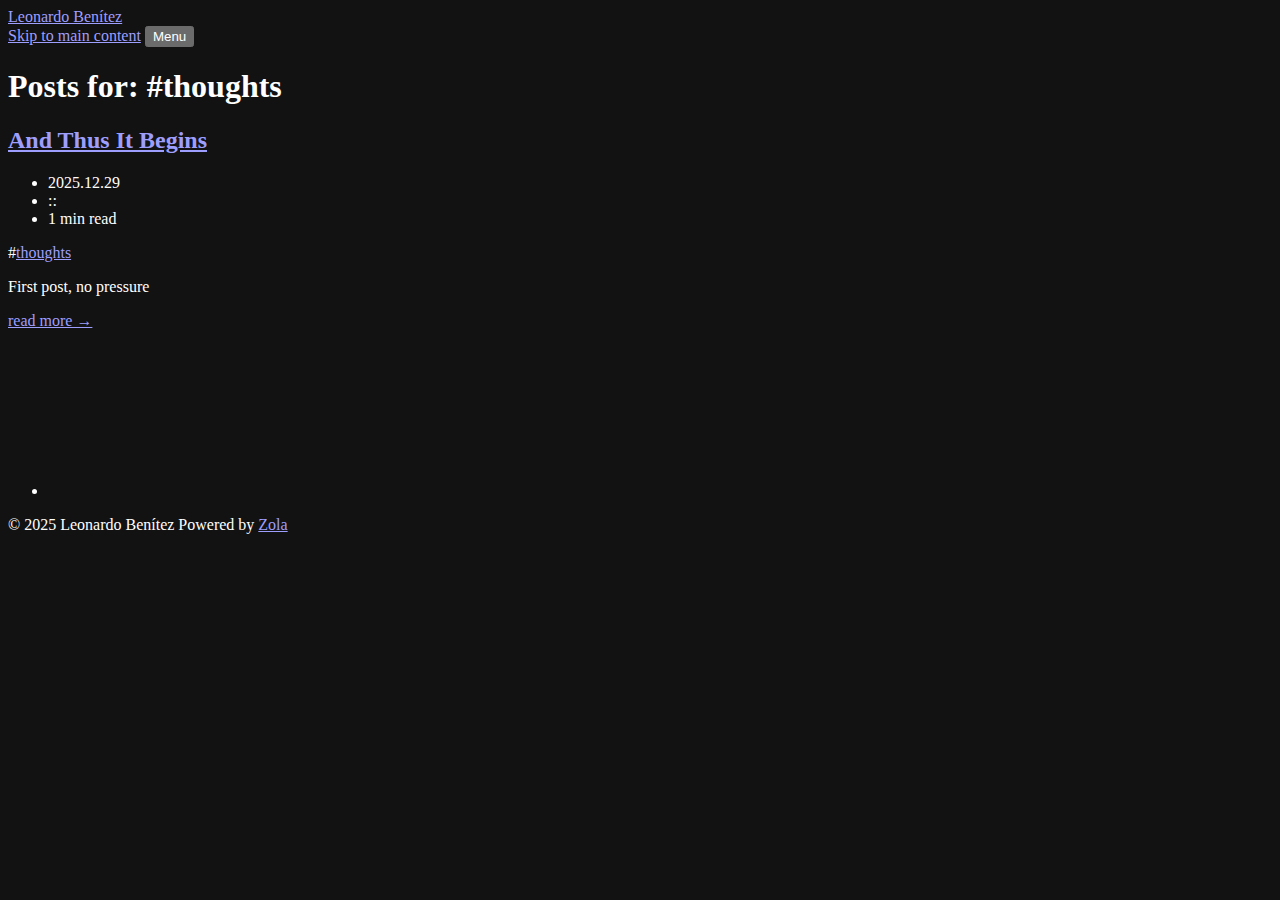
<file: tags/thoughts/index.html>
<!doctype html>
<html lang="en">

<head>
    <meta charset="utf-8">
    <meta name="viewport" content="width=device-width, initial-scale=1">
    <meta http-equiv="Content-Security-Policy" content="default-src 'self'; img-src 'self' data:; style-src-attr 'unsafe-inline'">

    <title>Thoughts | lbenitez.dev</title>

    <link rel="stylesheet" href="https://lbenitez.dev/css/style.css?h=20c6355c503d4f40f0bd">
    <link rel="icon" href="data:image/svg+xml,<svg xmlns='http://www.w3.org/2000/svg' viewBox='0 0 100 100'><text y='.9em' font-size='90'>👨‍💻</text></svg>">
    <script src="https://lbenitez.dev/js/auto-close-popover-on-resize.js?h=4ef87d6fc7b98b22e044" defer></script>
    <script src="https://lbenitez.dev/js/copy-code-to-clipboard.js?h=b34dc626be3e4c8a0f55" defer></script>
    <script src="https://lbenitez.dev/js/theme-toggle.js?h=efbe14fa23000034226f" defer></script>

    <link rel="canonical" href="https://lbenitez.dev/tags/thoughts/">
    
    <meta name="robots" content="index, follow">
    <meta name="theme-color" content="#211f1a">
    <meta name="color-scheme" content="dark">

    <meta property="og:title" content="Tags">
    <meta property="og:type" content="website">
    <meta property="og:url" content="https://lbenitez.dev/tags/thoughts/">
    <meta property="og:site_name" content="lbenitez.dev">
    <meta property="og:updated_time" content="2025-12-31T13:56:57.670948972+00:00">

</head>

<body class="layout-center" data-theme="terminus">
    <script>document.body.dataset.theme=localStorage.getItem('theme')||(matchMedia('(prefers-color-scheme: dark)').matches?'dark':'light');</script>
    <header class="header">
        <div class="header-container">
            <span class="header-logo-container">
                <a href="https://lbenitez.dev">
                    <span class="logo">Leonardo Benítez</span>
                </a>
            </span>
        </div>
        <nav class="main-menu" aria-label="Main Menu">
            <a class="skip-to-content" href="#main">Skip to main content</a>
            <button class="main-menu-dropdown-button" popovertarget="nav-menu">Menu</button>
            <ul id="nav-menu" class="main-menu-items" aria-label="Site Navigation" popover>
                <li><a href="https://lbenitez.dev/posts/">posts</a></li>
                <li><a href="https://lbenitez.dev/tags/">tags</a></li>
                <li><a href="https://lbenitez.dev/archive/">archive</a></li>
            </ul>
        </nav>
    </header>
    <main id="main">
        <h1>Posts for: #thoughts</h1>
        <article class="post">
            <header>
                <h2 class="post-title">
                    <a href="https://lbenitez.dev/posts/and-thus-it-begins/">And Thus It Begins</a>
                </h2>
                <ul class="post-meta hidden">
                    <li title="Published on 2025-12-29"><time datetime="2025-12-29">2025.12.29</time></li>
                    <li role="separator" aria-hidden="true">::</li>
                    <li title="47 words"><time datetime="PT1M">1 min</time> read</li>
                </ul>
                <div class="post-tags">
                    <span>#<a href="https://lbenitez.dev/tags/thoughts/">thoughts</a></span>
                </div>
            </header>
            <p>First post, no pressure</p>
            <a class="read-more" href="https://lbenitez.dev/posts/and-thus-it-begins/" aria-label="Read more about And Thus It Begins">read more →</a>
        </article>
    </main>
    <footer class="footer">
        <address class="socials">
            <ul>
                <li>
                    <a class="social-link" rel="me" href="https://github.com/ldbenitez" title="github" aria-label="github">
                        <svg role="img" aria-label="github icon">
                            <use aria-hidden="true" href="https://lbenitez.dev/images/social_icons/github.svg#icon" />
                        </svg>
                    </a>
                </li>
            </ul>
        </address>
        <p class="copyright">
            <span>© <time>2025</time> Leonardo Benítez</span>
            <span>Powered by <a href="https://www.getzola.org">Zola</a></span>
        </p>
    </footer>
</body>

</html>
</file>
